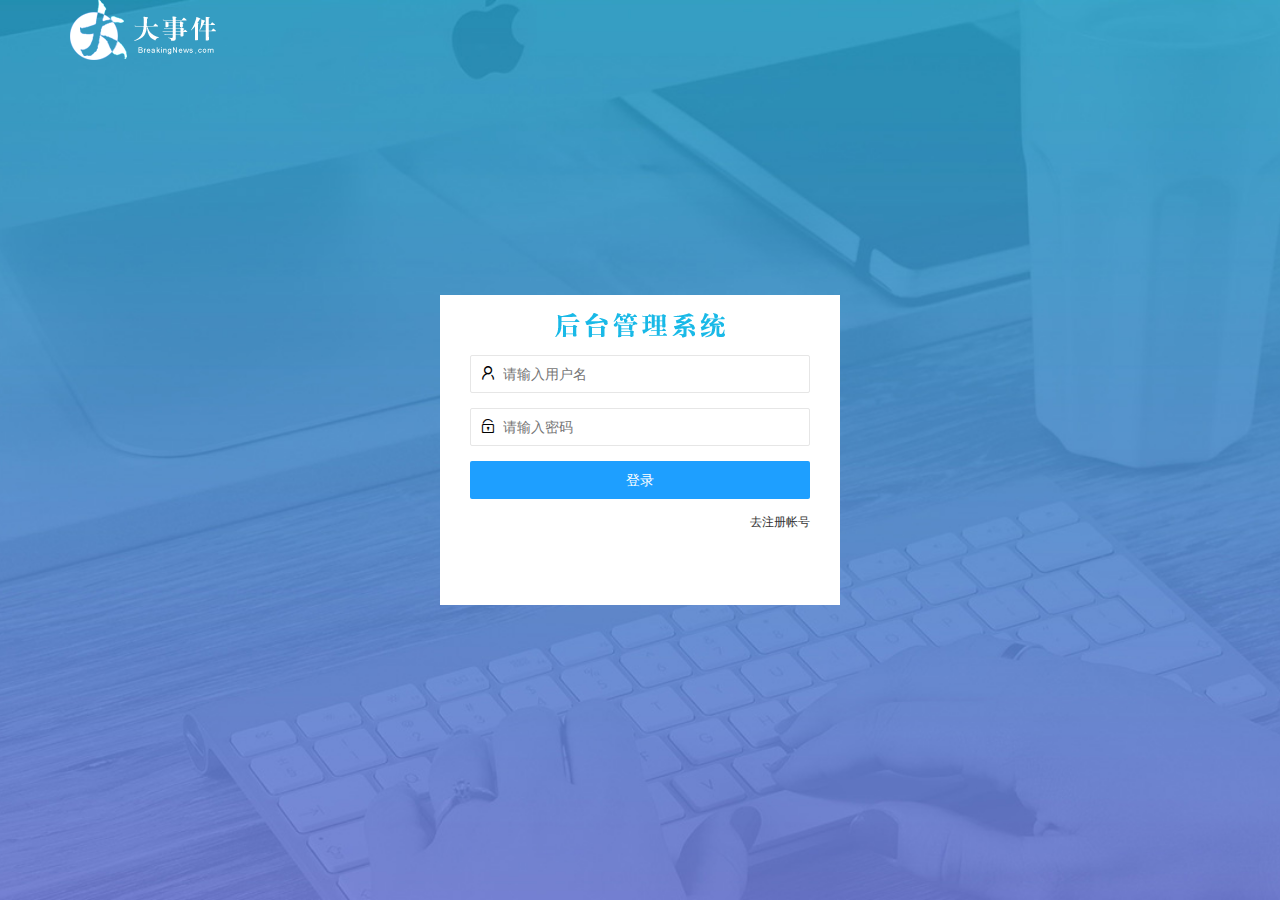
<file: login.html>
<!DOCTYPE html>
<html lang="en">

<head>
    <meta charset="UTF-8">
    <meta name="viewport" content="width=device-width, initial-scale=1.0">
    <title>大事件-登录/注册</title>
    <!-- 导入layUI样式 -->
    <link rel="stylesheet" href="/assets/lib/layui/css/layui.css">
    <!-- 导入自己的样式 -->
    <link rel="stylesheet" href="/assets/css/login.css">
</head>

<body>
    <!-- 头部的logo区 -->
    <div class="layui-main">
        <img src="/assets/images/logo.png" alt="">
    </div>
    <!-- 登录注册区 -->
    <div class="loginAndRegBox">
        <div class="title-box"></div>
        <!-- 登录的div -->
        <div class="login-box">
            <!-- 登录的表单 -->
            <form class="layui-form" id="form_login">
                <!-- 用户名 -->
                <div class="layui-form-item">
                    <i class="layui-icon layui-icon-username"></i>
                    <input type="text" name="username" required lay-verify="required" placeholder="请输入用户名"
                        autocomplete="off" class="layui-input">
                </div>
                <!-- 密码 -->
                <div class="layui-form-item">
                    <i class="layui-icon layui-icon-password"></i>
                    <input type="password" name="password" required lay-verify="required|pwd" placeholder="请输入密码"
                        autocomplete="off" class="layui-input">
                </div>
                <!-- 提交按钮 -->
                <div class="layui-form-item">
                    <button class="layui-btn layui-btn-fluid layui-btn-normal" lay-submit>登录</button>
                </div>
                <!-- 注册按钮 -->
                <div class="layui-form-item link">
                    <a href="javascript:;" id="link_reg">去注册帐号</a>
                </div>
            </form>
        </div>
        <!-- 注册的div -->
        <div class="reg-box">
            <!-- 注册的表单 -->
            <form class="layui-form" id="form_reg">
                <!-- 用户名 -->
                <div class="layui-form-item">
                    <i class="layui-icon layui-icon-username"></i>
                    <input type="text" name="username" required lay-verify="required" placeholder="请输入用户名"
                        autocomplete="off" class="layui-input">
                </div>
                <!-- 密码 -->
                <div class="layui-form-item">
                    <i class="layui-icon layui-icon-password"></i>
                    <input type="password" name="password" required lay-verify="required|pwd" placeholder="请输入密码"
                        autocomplete="off" class="layui-input">
                </div>
                <!-- 确认密码 -->
                <div class="layui-form-item">
                    <i class="layui-icon layui-icon-password"></i>
                    <input type="password" name="repassword" required lay-verify="required|pwd|repwd" placeholder="再次确认密码"
                        autocomplete="off" class="layui-input">
                </div>
                <!-- 提交按钮 -->
                <div class="layui-form-item">
                    <button class="layui-btn layui-btn-fluid layui-btn-normal" lay-submit>注册</button>
                </div>
                <!-- 注册按钮 -->
                <div class="layui-form-item link">
                    <a href="javascript:;" id="link_login">去登录</a>
                </div>
            </form>
        </div>
    </div>
    <!-- 导入Layui的js文件 -->
    <script src="./assets/lib/layui/layui.all.js"></script>
    <!-- 导入JQuery -->
    <script src="./assets/lib/jquery.js"></script>
    <!-- 导入自己封装的baseAPI的js文件 -->
    <script src="./assets/js/baseAPI.js"></script>
    <!-- 导入自己的js文件 -->
    <script src="./assets/js/login.js"></script>
</body>

</html>
</file>
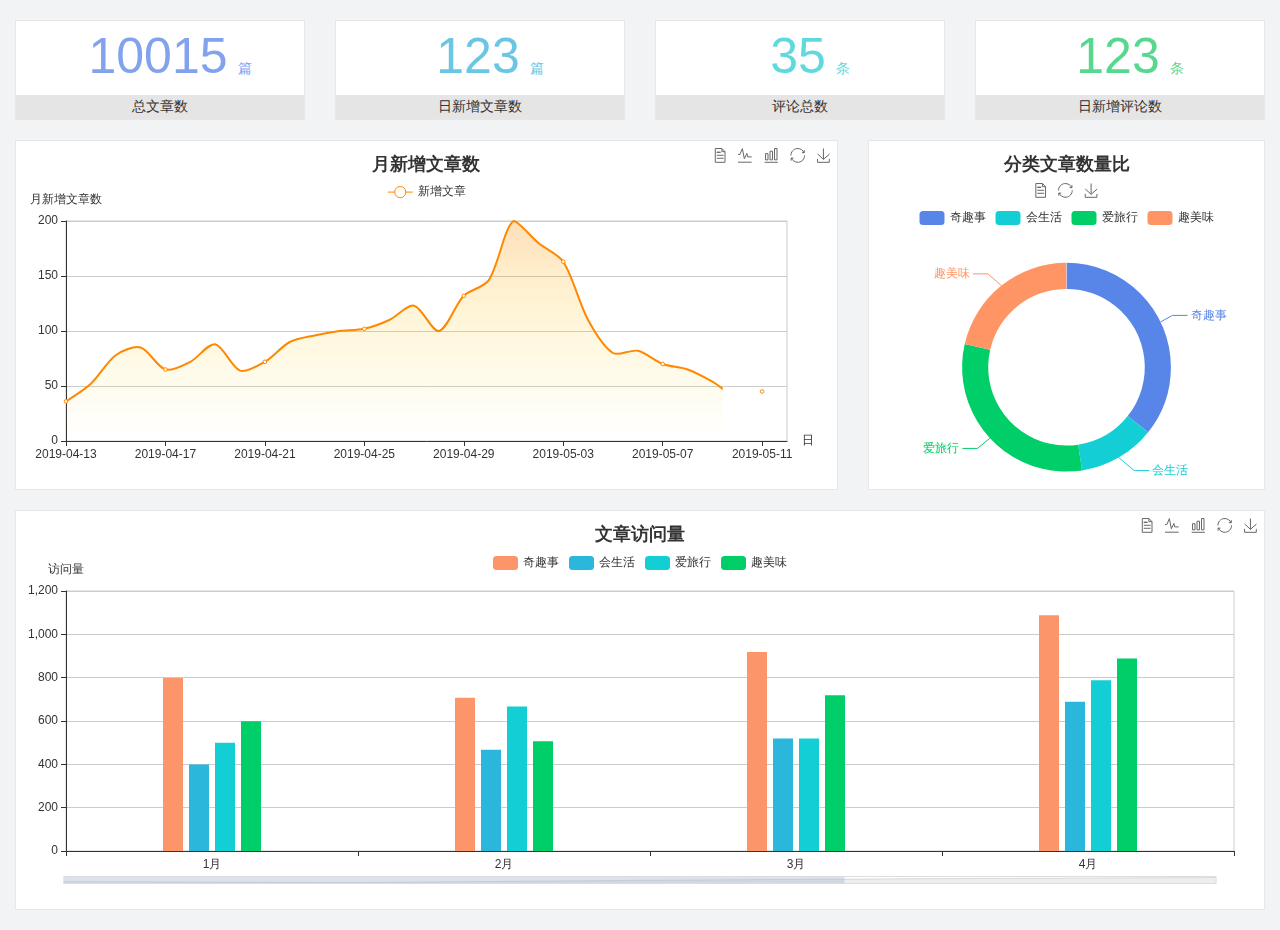
<file: home/dashboard.html>
<!DOCTYPE html>
<html lang="en">

<head>
  <meta charset="UTF-8">
  <meta name="viewport" content="width=device-width, initial-scale=1.0">
  <meta http-equiv="X-UA-Compatible" content="ie=edge">
  <title>图表统计</title>
  <link rel="stylesheet" href="../../assets/lib/bootstrap.css" />
  <link rel="stylesheet" href="../../assets/lib/main.css" />
  <script src="../../assets/lib/jquery.js"></script>
  <script type="text/javascript" src="../../assets/lib/echarts.min.js"></script>
</head>

<body>
  <div class="container-fluid">
    <div class="row spannel_list">
      <div class="col-sm-3 col-xs-6">
        <div class="spannel">
          <em>10015</em><span>篇</span>
          <b>总文章数</b>
        </div>
      </div>
      <div class="col-sm-3 col-xs-6">
        <div class="spannel scolor01">
          <em>123</em><span>篇</span>
          <b>日新增文章数</b>
        </div>
      </div>
      <div class="col-sm-3 col-xs-6">
        <div class="spannel scolor02">
          <em>35</em><span>条</span>
          <b>评论总数</b>
        </div>
      </div>
      <div class="col-sm-3 col-xs-6">
        <div class="spannel scolor03">
          <em>123</em><span>条</span>
          <b>日新增评论数</b>
        </div>
      </div>
    </div>
  </div>

  <div class="container-fluid">
    <div class="row curve-pie">
      <div class="col-lg-8 col-md-8">
        <div class="gragh_pannel" id="curve_show"></div>
      </div>
      <div class="col-lg-4 col-md-4">
        <div class="gragh_pannel" id="pie_show"></div>
      </div>
    </div>
  </div>

  <div class="container-fluid">
    <div class="column_pannel" id="column_show"></div>
  </div>

  <script>
    var oChart = echarts.init(document.getElementById('curve_show'));
    var aList_all = [
      { 'count': 36, 'date': '2019-04-13' },
      { 'count': 52, 'date': '2019-04-14' },
      { 'count': 78, 'date': '2019-04-15' },
      { 'count': 85, 'date': '2019-04-16' },
      { 'count': 65, 'date': '2019-04-17' },
      { 'count': 72, 'date': '2019-04-18' },
      { 'count': 88, 'date': '2019-04-19' },
      { 'count': 64, 'date': '2019-04-20' },
      { 'count': 72, 'date': '2019-04-21' },
      { 'count': 90, 'date': '2019-04-22' },
      { 'count': 96, 'date': '2019-04-23' },
      { 'count': 100, 'date': '2019-04-24' },
      { 'count': 102, 'date': '2019-04-25' },
      { 'count': 110, 'date': '2019-04-26' },
      { 'count': 123, 'date': '2019-04-27' },
      { 'count': 100, 'date': '2019-04-28' },
      { 'count': 132, 'date': '2019-04-29' },
      { 'count': 146, 'date': '2019-04-30' },
      { 'count': 200, 'date': '2019-05-01' },
      { 'count': 180, 'date': '2019-05-02' },
      { 'count': 163, 'date': '2019-05-03' },
      { 'count': 110, 'date': '2019-05-04' },
      { 'count': 80, 'date': '2019-05-05' },
      { 'count': 82, 'date': '2019-05-06' },
      { 'count': 70, 'date': '2019-05-07' },
      { 'count': 65, 'date': '2019-05-08' },
      { 'count': 54, 'date': '2019-05-09' },
      { 'count': 40, 'date': '2019-05-10' },
      { 'count': 45, 'date': '2019-05-11' },
      { 'count': 38, 'date': '2019-05-12' },
    ];

    let aCount = [];
    let aDate = [];

    for (var i = 0; i < aList_all.length; i++) {
      aCount.push(aList_all[i].count);
      aDate.push(aList_all[i].date);
    }

    var chartopt = {
      title: {
        text: '月新增文章数',
        left: 'center',
        top: '10'
      },
      tooltip: {
        trigger: 'axis'
      },
      legend: {
        data: ['新增文章'],
        top: '40'
      },
      toolbox: {
        show: true,
        feature: {
          mark: { show: true },
          dataView: { show: true, readOnly: false },
          magicType: { show: true, type: ['line', 'bar'] },
          restore: { show: true },
          saveAsImage: { show: true }
        }
      },
      calculable: true,
      xAxis: [
        {
          name: '日',
          type: 'category',
          boundaryGap: false,
          data: aDate
        }
      ],
      yAxis: [
        {
          name: '月新增文章数',
          type: 'value'
        }
      ],
      series: [
        {
          name: '新增文章',
          type: 'line',
          smooth: true,
          itemStyle: { normal: { areaStyle: { type: 'default' }, color: '#f80' }, lineStyle: { color: '#f80' } },
          data: aCount
        }],
      areaStyle: {
        normal: {
          color: new echarts.graphic.LinearGradient(0, 0, 0, 1, [{
            offset: 0,
            color: 'rgba(255,136,0,0.39)'
          }, {
            offset: .34,
            color: 'rgba(255,180,0,0.25)'
          }, {
            offset: 1,
            color: 'rgba(255,222,0,0.00)'
          }])

        }
      },
      grid: {
        show: true,
        x: 50,
        x2: 50,
        y: 80,
        height: 220
      }
    };

    oChart.setOption(chartopt);


    var oPie = echarts.init(document.getElementById('pie_show'));
    var oPieopt =
    {
      title: {
        top: 10,
        text: '分类文章数量比',
        x: 'center'
      },
      tooltip: {
        trigger: 'item',
        formatter: "{a} <br/>{b} : {c} ({d}%)"
      },
      color: ['#5885e8', '#13cfd5', '#00ce68', '#ff9565'],
      legend: {
        x: 'center',
        top: 65,
        data: ['奇趣事', '会生活', '爱旅行', '趣美味']
      },
      toolbox: {
        show: true,
        x: 'center',
        top: 35,
        feature: {
          mark: { show: true },
          dataView: { show: true, readOnly: false },
          magicType: {
            show: true,
            type: ['pie', 'funnel'],
            option: {
              funnel: {
                x: '25%',
                width: '50%',
                funnelAlign: 'left',
                max: 1548
              }
            }
          },
          restore: { show: true },
          saveAsImage: { show: true }
        }
      },
      calculable: true,
      series: [
        {
          name: '访问来源',
          type: 'pie',
          radius: ['45%', '60%'],
          center: ['50%', '65%'],
          data: [
            { value: 300, name: '奇趣事' },
            { value: 100, name: '会生活' },
            { value: 260, name: '爱旅行' },
            { value: 180, name: '趣美味' }
          ]
        }
      ]
    };
    oPie.setOption(oPieopt);



    var oColumn = this.echarts.init(document.getElementById('column_show'));
    var oColumnopt =
    {
      title: {
        text: '文章访问量',
        left: 'center',
        top: '10'
      },
      tooltip: {
        trigger: 'axis'
      },
      legend: {
        data: ['奇趣事', '会生活', '爱旅行', '趣美味'],
        top: '40'
      },
      toolbox: {
        show: true,
        feature: {
          mark: { show: true },
          dataView: { show: true, readOnly: false },
          magicType: { show: true, type: ['line', 'bar'] },
          restore: { show: true },
          saveAsImage: { show: true }
        }
      },
      calculable: true,
      xAxis: [
        {
          type: 'category',
          data: ['1月', '2月', '3月', '4月', '5月']
        }
      ],
      yAxis: [
        {
          name: '访问量',
          type: 'value'
        }
      ],
      series: [
        {
          name: '奇趣事',
          type: 'bar',
          barWidth: 20,
          itemStyle: {
            normal: { areaStyle: { type: 'default' }, color: '#fd956a' }
          },
          data: [800, 708, 920, 1090, 1200]
        },
        {
          name: '会生活',
          type: 'bar',
          barWidth: 20,
          itemStyle: {
            normal: { areaStyle: { type: 'default' }, color: '#2bb6db' }
          },
          data: [400, 468, 520, 690, 800]
        },
        {
          name: '爱旅行',
          type: 'bar',
          barWidth: 20,
          itemStyle: {
            normal: { areaStyle: { type: 'default' }, color: '#13cfd5' }
          },
          data: [500, 668, 520, 790, 900]
        },
        {
          name: '趣美味',
          type: 'bar',
          barWidth: 20,
          itemStyle: {
            normal: { areaStyle: { type: 'default' }, color: '#00ce68' }
          },
          data: [600, 508, 720, 890, 1000]
        }
      ],
      grid: {
        show: true,
        x: 50,
        x2: 30,
        y: 80,
        height: 260
      },
      dataZoom: [//给x轴设置滚动条
        {
          start: 0,//默认为0
          end: 100 - 1000 / 31,//默认为100
          type: 'slider',
          show: true,
          xAxisIndex: [0],
          handleSize: 0,//滑动条的 左右2个滑动条的大小
          height: 8,//组件高度
          left: 45, //左边的距离
          right: 50,//右边的距离
          bottom: 26,//右边的距离
          handleColor: '#ddd',//h滑动图标的颜色
          handleStyle: {
            borderColor: "#cacaca",
            borderWidth: "1",
            shadowBlur: 2,
            background: "#ddd",
            shadowColor: "#ddd",
          }
        }]
    };
    oColumn.setOption(oColumnopt);
  </script>
</body>

</html>
</file>
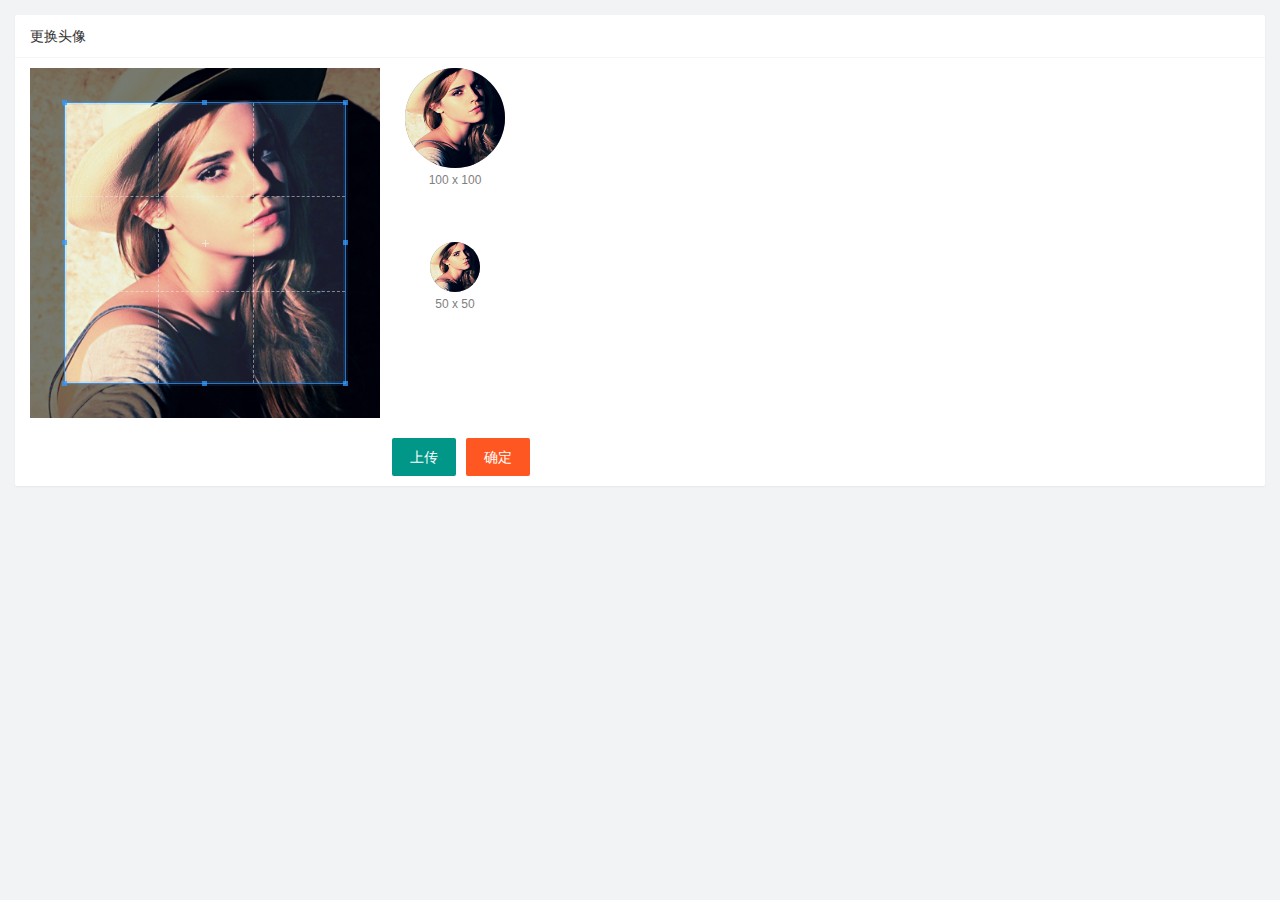
<file: user/user_avatar.html>
<!DOCTYPE html>
<html lang="en">

<head>
    <meta charset="UTF-8">
    <meta name="viewport" content="width=device-width, initial-scale=1.0">
    <title>Document</title>
    <!-- 导入layui的css -->
    <link rel="stylesheet" href="/assets/lib/layui/css/layui.css">
    <!-- 导入cropper.css样式 -->
    <link rel="stylesheet" href="/assets/lib/cropper/cropper.css" />
    <!-- 导入自己的css -->
    <link rel="stylesheet" href="/assets/css/user/user_avatar.css">
</head>

<body>
    <!-- 卡片区域 -->
    <div class="layui-card">
        <div class="layui-card-header">更换头像</div>
        <div class="layui-card-body">
            <!-- 第一行的图片裁剪和预览区域 -->
            <div class="row1">
                <!-- 图片裁剪区域 -->
                <div class="cropper-box">
                    <!-- 这个 img 标签很重要，将来会把它初始化为裁剪区域 -->
                    <img id="image" src="/assets/images/sample.jpg" />
                </div>
                <!-- 图片的预览区域 -->
                <div class="preview-box">
                    <div>
                        <!-- 宽高为 100px 的预览区域 -->
                        <div class="img-preview w100"></div>
                        <p class="size">100 x 100</p>
                    </div>
                    <div>
                        <!-- 宽高为 50px 的预览区域 -->
                        <div class="img-preview w50"></div>
                        <p class="size">50 x 50</p>
                    </div>
                </div>
            </div>

            <!-- 第二行的按钮区域 -->
            <div class="row2">
                <!-- 通过accept属性 可以指定 允许用户选择什么类型的文件 -->
                <input type="file" id="file" accept="image/png,image/jpeg">
                <button type="button" class="layui-btn" id="btnChooseImage">上传</button>
                <button type="button" class="layui-btn layui-btn-danger" id="btnUpload">确定</button>
            </div>
        </div>
    </div>
    <!-- 导入layui文件 -->
    <script src="/assets/lib/layui/layui.all.js"></script>
    <!-- 导入jquery -->
    <script src="/assets/lib/jquery.js"></script>
    <!-- 导入cropper -->
    <script src="/assets/lib/cropper/Cropper.js"></script>
    <!-- 导入jquery-cropper -->
    <script src="/assets/lib/cropper/jquery-cropper.js"></script>
    <!-- 导入baseAPI文件 -->
    <script src="/assets/js/baseAPI.js"></script>
    <!-- 导入自己的js -->
    <script src="/assets/js/user/user_avatar.js"></script>
</body>

</html>
</file>
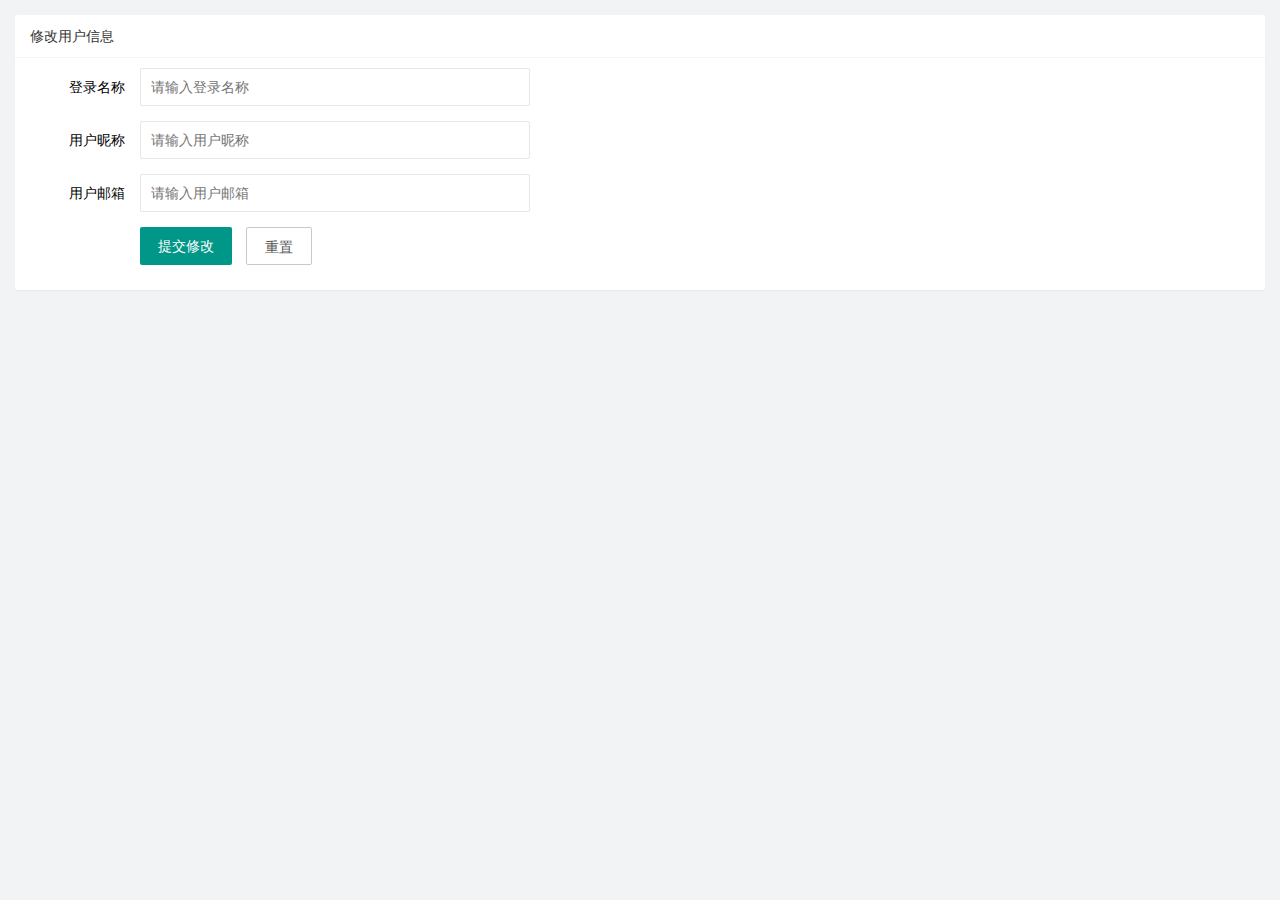
<file: user/user_info.html>
<!DOCTYPE html>
<html lang="en">

<head>
    <meta charset="UTF-8">
    <meta name="viewport" content="width=device-width, initial-scale=1.0">
    <title>Document</title>
    <!-- 导入layui的样式 -->
    <link rel="stylesheet" href="/assets/lib/layui/css/layui.css">
    <!-- 导入自己的css样式 -->
    <link rel="stylesheet" href="/assets/css/user/user_info.css">

</head>

<body>
    <!-- 卡片区域 -->
    <div class="layui-card">
        <div class="layui-card-header">修改用户信息</div>
        <div class="layui-card-body">
            <!-- form表单 -->
            <form class="layui-form" lay-filter="formUserInfo">
                <!-- 这是隐藏域 -->
                <input type="hidden" name="id" value="">
                <div class="layui-form-item">
                    <label class="layui-form-label">登录名称</label>
                    <div class="layui-input-block">
                        <input type="text" name="username" required lay-verify="required" placeholder="请输入登录名称"
                            autocomplete="off" class="layui-input" readonly>
                    </div>
                </div>
                <div class="layui-form-item">
                    <label class="layui-form-label">用户昵称</label>
                    <div class="layui-input-block">
                        <input type="text" name="nickname" required lay-verify="required|nickname" placeholder="请输入用户昵称"
                            autocomplete="off" class="layui-input">
                    </div>
                </div>
                <div class="layui-form-item">
                    <label class="layui-form-label">用户邮箱</label>
                    <div class="layui-input-block">
                        <input type="text" name="email" required lay-verify="required|email" placeholder="请输入用户邮箱"
                            autocomplete="off" class="layui-input">
                    </div>
                </div>
                <div class="layui-form-item">
                    <div class="layui-input-block">
                        <button class="layui-btn" lay-submit lay-filter="formDemo">提交修改</button>
                        <button type="reset" class="layui-btn layui-btn-primary" id="btnReset">重置</button>
                    </div>
                </div>
            </form>
        </div>
    </div>
    <!-- 导入layui的js文件 -->
    <script src="/assets/lib/layui/layui.all.js"></script>
    <!-- 导入jQuery -->
    <script src="/assets/lib/jquery.js"></script>
    <!-- 导入baseAPI -->
    <script src="/assets/js/baseAPI.js"></script>
    <!-- 导入自己的js文件 -->
    <script src="/assets/js/user/user_info.js"></script>
</body>

</html>
</file>
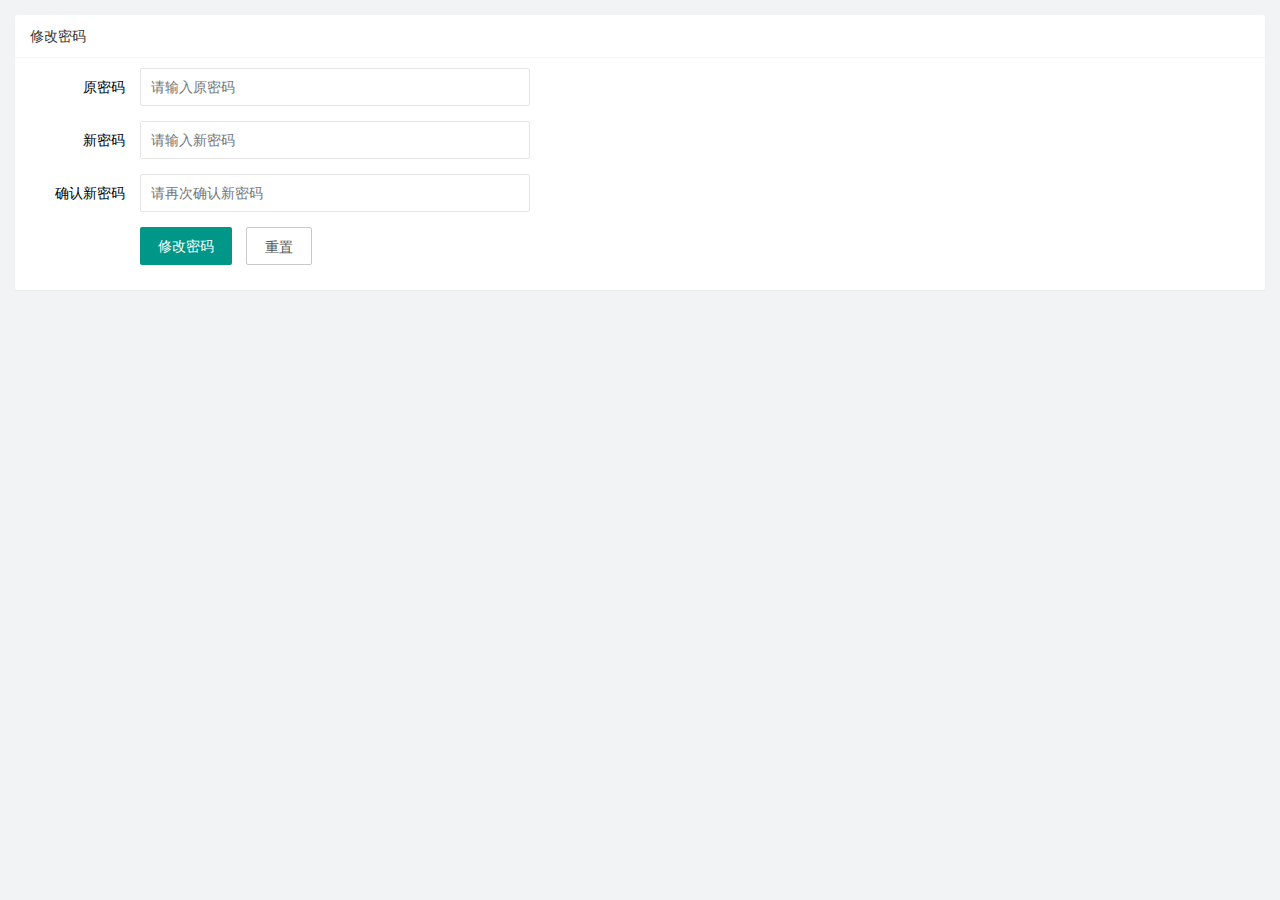
<file: user/user_pwd.html>
<!DOCTYPE html>
<html lang="en">

<head>
    <meta charset="UTF-8">
    <meta name="viewport" content="width=device-width, initial-scale=1.0">
    <title>Document</title>
    <!-- 导入layui的样式 -->
    <link rel="stylesheet" href="/assets/lib/layui/css/layui.css">
    <!-- 导入自己的css样式 -->
    <link rel="stylesheet" href="/assets/css/user/user_pwd.css">
</head>

<body>
    <!-- 卡片区域 -->
    <div class="layui-card">
        <div class="layui-card-header">修改密码</div>
        <div class="layui-card-body">
            <form class="layui-form" >
                <div class="layui-form-item">
                    <label class="layui-form-label">原密码</label>
                    <div class="layui-input-block">
                        <input type="password" name="oldPwd" required lay-verify="required|pwd" placeholder="请输入原密码"
                            autocomplete="off" class="layui-input">
                    </div>
                </div>
                <div class="layui-form-item">
                    <label class="layui-form-label">新密码</label>
                    <div class="layui-input-block">
                        <input type="password" name="newPwd" required lay-verify="required|pwd|samePwd" placeholder="请输入新密码"
                            autocomplete="off" class="layui-input">
                    </div>
                </div>
                <div class="layui-form-item">
                    <label class="layui-form-label">确认新密码</label>
                    <div class="layui-input-block">
                        <input type="password" name="rePwd" required lay-verify="required|rePwd" placeholder="请再次确认新密码"
                            autocomplete="off" class="layui-input">
                    </div>
                </div>
                <div class="layui-form-item">
                    <div class="layui-input-block">
                      <button class="layui-btn" lay-submit lay-filter="formDemo">修改密码</button>
                      <button type="reset" class="layui-btn layui-btn-primary">重置</button>
                    </div>
                  </div>
            </form>
        </div>
    </div>
    <!-- 导入layui的js文件 -->
    <script src="/assets/lib/layui/layui.all.js"></script>
    <!-- 导入jquery -->
    <script src="/assets/lib/jquery.js"></script>
    <!-- 导入basAPI -->
    <script src="/assets/js/baseAPI.js"></script>
    <!-- 导入自己的js -->
    <script src="/assets/js/user/user_pwd.js"></script>
</body>

</html>
</file>
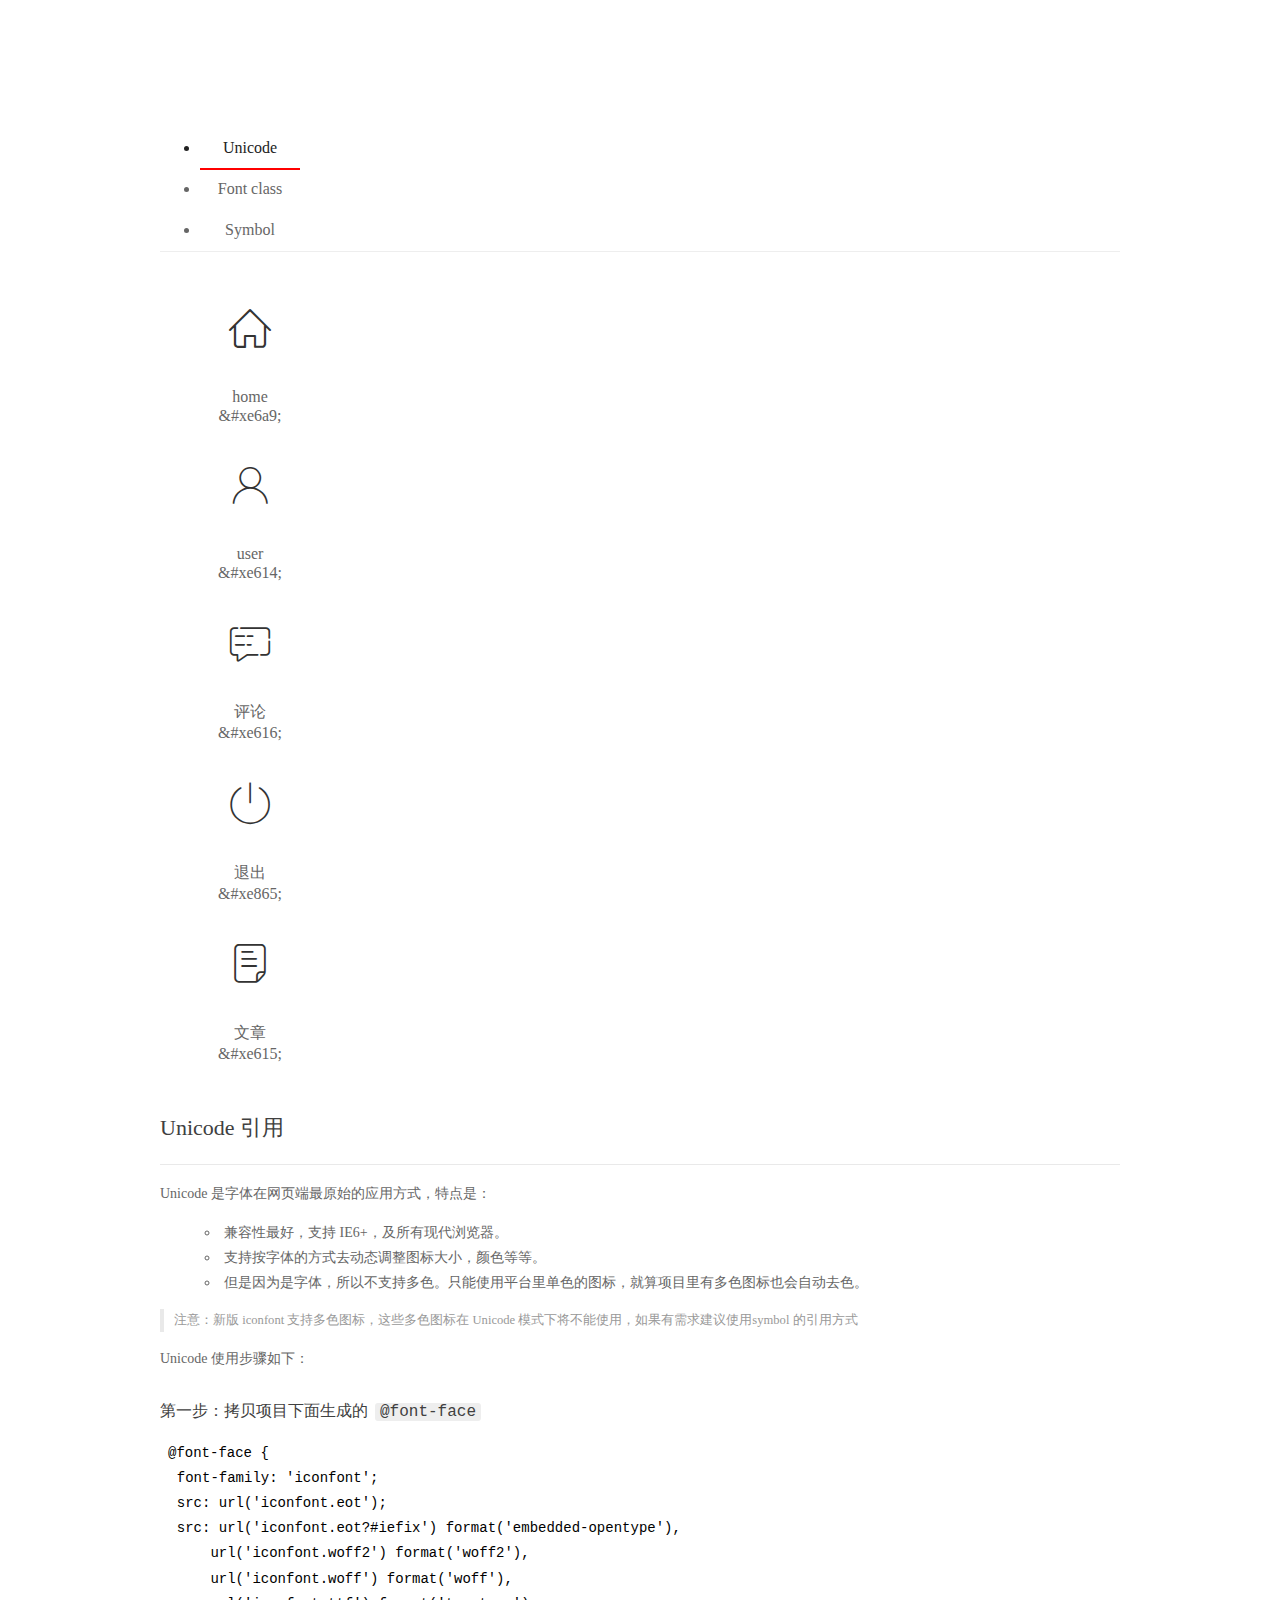
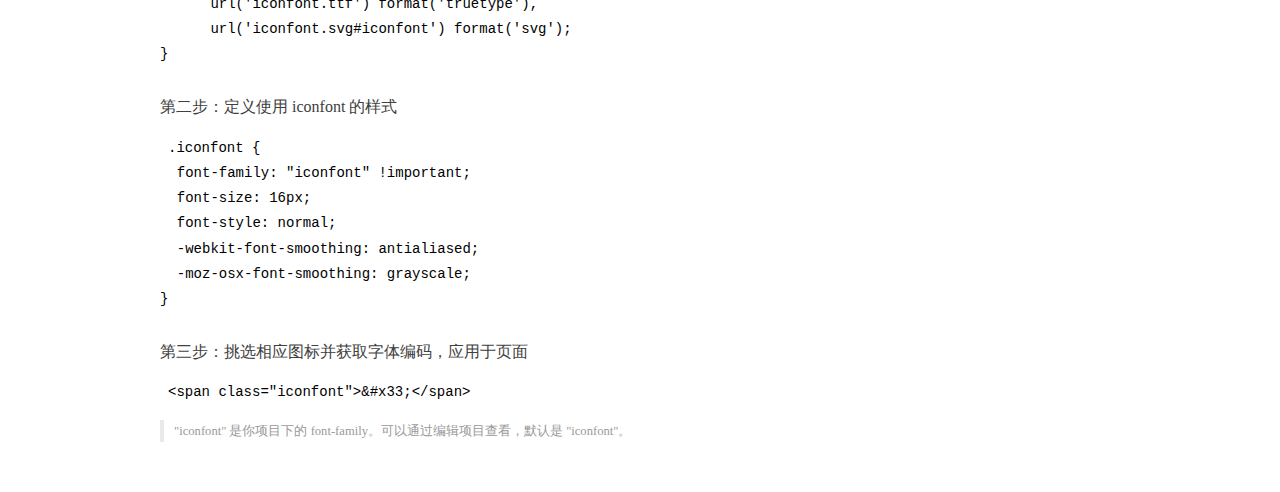
<file: assets/fonts/demo_index.html>
<!DOCTYPE html>
<html>
<head>
  <meta charset="utf-8"/>
  <title>IconFont Demo</title>
  <link rel="shortcut icon" href="https://gtms04.alicdn.com/tps/i4/TB1_oz6GVXXXXaFXpXXJDFnIXXX-64-64.ico" type="image/x-icon"/>
  <link rel="stylesheet" href="https://g.alicdn.com/thx/cube/1.3.2/cube.min.css">
  <link rel="stylesheet" href="demo.css">
  <link rel="stylesheet" href="iconfont.css">
  <script src="iconfont.js"></script>
  <!-- jQuery -->
  <script src="https://a1.alicdn.com/oss/uploads/2018/12/26/7bfddb60-08e8-11e9-9b04-53e73bb6408b.js"></script>
  <!-- 代码高亮 -->
  <script src="https://a1.alicdn.com/oss/uploads/2018/12/26/a3f714d0-08e6-11e9-8a15-ebf944d7534c.js"></script>
</head>
<body>
  <div class="main">
    <h1 class="logo"><a href="https://www.iconfont.cn/" title="iconfont 首页" target="_blank">&#xe86b;</a></h1>
    <div class="nav-tabs">
      <ul id="tabs" class="dib-box">
        <li class="dib active"><span>Unicode</span></li>
        <li class="dib"><span>Font class</span></li>
        <li class="dib"><span>Symbol</span></li>
      </ul>
      
    </div>
    <div class="tab-container">
      <div class="content unicode" style="display: block;">
          <ul class="icon_lists dib-box">
          
            <li class="dib">
              <span class="icon iconfont">&#xe6a9;</span>
                <div class="name">home</div>
                <div class="code-name">&amp;#xe6a9;</div>
              </li>
          
            <li class="dib">
              <span class="icon iconfont">&#xe614;</span>
                <div class="name">user</div>
                <div class="code-name">&amp;#xe614;</div>
              </li>
          
            <li class="dib">
              <span class="icon iconfont">&#xe616;</span>
                <div class="name">评论</div>
                <div class="code-name">&amp;#xe616;</div>
              </li>
          
            <li class="dib">
              <span class="icon iconfont">&#xe865;</span>
                <div class="name">退出</div>
                <div class="code-name">&amp;#xe865;</div>
              </li>
          
            <li class="dib">
              <span class="icon iconfont">&#xe615;</span>
                <div class="name">文章</div>
                <div class="code-name">&amp;#xe615;</div>
              </li>
          
          </ul>
          <div class="article markdown">
          <h2 id="unicode-">Unicode 引用</h2>
          <hr>

          <p>Unicode 是字体在网页端最原始的应用方式，特点是：</p>
          <ul>
            <li>兼容性最好，支持 IE6+，及所有现代浏览器。</li>
            <li>支持按字体的方式去动态调整图标大小，颜色等等。</li>
            <li>但是因为是字体，所以不支持多色。只能使用平台里单色的图标，就算项目里有多色图标也会自动去色。</li>
          </ul>
          <blockquote>
            <p>注意：新版 iconfont 支持多色图标，这些多色图标在 Unicode 模式下将不能使用，如果有需求建议使用symbol 的引用方式</p>
          </blockquote>
          <p>Unicode 使用步骤如下：</p>
          <h3 id="-font-face">第一步：拷贝项目下面生成的 <code>@font-face</code></h3>
<pre><code class="language-css"
>@font-face {
  font-family: 'iconfont';
  src: url('iconfont.eot');
  src: url('iconfont.eot?#iefix') format('embedded-opentype'),
      url('iconfont.woff2') format('woff2'),
      url('iconfont.woff') format('woff'),
      url('iconfont.ttf') format('truetype'),
      url('iconfont.svg#iconfont') format('svg');
}
</code></pre>
          <h3 id="-iconfont-">第二步：定义使用 iconfont 的样式</h3>
<pre><code class="language-css"
>.iconfont {
  font-family: "iconfont" !important;
  font-size: 16px;
  font-style: normal;
  -webkit-font-smoothing: antialiased;
  -moz-osx-font-smoothing: grayscale;
}
</code></pre>
          <h3 id="-">第三步：挑选相应图标并获取字体编码，应用于页面</h3>
<pre>
<code class="language-html"
>&lt;span class="iconfont"&gt;&amp;#x33;&lt;/span&gt;
</code></pre>
          <blockquote>
            <p>"iconfont" 是你项目下的 font-family。可以通过编辑项目查看，默认是 "iconfont"。</p>
          </blockquote>
          </div>
      </div>
      <div class="content font-class">
        <ul class="icon_lists dib-box">
          
          <li class="dib">
            <span class="icon iconfont icon-home"></span>
            <div class="name">
              home
            </div>
            <div class="code-name">.icon-home
            </div>
          </li>
          
          <li class="dib">
            <span class="icon iconfont icon-user"></span>
            <div class="name">
              user
            </div>
            <div class="code-name">.icon-user
            </div>
          </li>
          
          <li class="dib">
            <span class="icon iconfont icon-pinglun"></span>
            <div class="name">
              评论
            </div>
            <div class="code-name">.icon-pinglun
            </div>
          </li>
          
          <li class="dib">
            <span class="icon iconfont icon-tuichu"></span>
            <div class="name">
              退出
            </div>
            <div class="code-name">.icon-tuichu
            </div>
          </li>
          
          <li class="dib">
            <span class="icon iconfont icon-16"></span>
            <div class="name">
              文章
            </div>
            <div class="code-name">.icon-16
            </div>
          </li>
          
        </ul>
        <div class="article markdown">
        <h2 id="font-class-">font-class 引用</h2>
        <hr>

        <p>font-class 是 Unicode 使用方式的一种变种，主要是解决 Unicode 书写不直观，语意不明确的问题。</p>
        <p>与 Unicode 使用方式相比，具有如下特点：</p>
        <ul>
          <li>兼容性良好，支持 IE8+，及所有现代浏览器。</li>
          <li>相比于 Unicode 语意明确，书写更直观。可以很容易分辨这个 icon 是什么。</li>
          <li>因为使用 class 来定义图标，所以当要替换图标时，只需要修改 class 里面的 Unicode 引用。</li>
          <li>不过因为本质上还是使用的字体，所以多色图标还是不支持的。</li>
        </ul>
        <p>使用步骤如下：</p>
        <h3 id="-fontclass-">第一步：引入项目下面生成的 fontclass 代码：</h3>
<pre><code class="language-html">&lt;link rel="stylesheet" href="./iconfont.css"&gt;
</code></pre>
        <h3 id="-">第二步：挑选相应图标并获取类名，应用于页面：</h3>
<pre><code class="language-html">&lt;span class="iconfont icon-xxx"&gt;&lt;/span&gt;
</code></pre>
        <blockquote>
          <p>"
            iconfont" 是你项目下的 font-family。可以通过编辑项目查看，默认是 "iconfont"。</p>
        </blockquote>
      </div>
      </div>
      <div class="content symbol">
          <ul class="icon_lists dib-box">
          
            <li class="dib">
                <svg class="icon svg-icon" aria-hidden="true">
                  <use xlink:href="#icon-home"></use>
                </svg>
                <div class="name">home</div>
                <div class="code-name">#icon-home</div>
            </li>
          
            <li class="dib">
                <svg class="icon svg-icon" aria-hidden="true">
                  <use xlink:href="#icon-user"></use>
                </svg>
                <div class="name">user</div>
                <div class="code-name">#icon-user</div>
            </li>
          
            <li class="dib">
                <svg class="icon svg-icon" aria-hidden="true">
                  <use xlink:href="#icon-pinglun"></use>
                </svg>
                <div class="name">评论</div>
                <div class="code-name">#icon-pinglun</div>
            </li>
          
            <li class="dib">
                <svg class="icon svg-icon" aria-hidden="true">
                  <use xlink:href="#icon-tuichu"></use>
                </svg>
                <div class="name">退出</div>
                <div class="code-name">#icon-tuichu</div>
            </li>
          
            <li class="dib">
                <svg class="icon svg-icon" aria-hidden="true">
                  <use xlink:href="#icon-16"></use>
                </svg>
                <div class="name">文章</div>
                <div class="code-name">#icon-16</div>
            </li>
          
          </ul>
          <div class="article markdown">
          <h2 id="symbol-">Symbol 引用</h2>
          <hr>

          <p>这是一种全新的使用方式，应该说这才是未来的主流，也是平台目前推荐的用法。相关介绍可以参考这篇<a href="">文章</a>
            这种用法其实是做了一个 SVG 的集合，与另外两种相比具有如下特点：</p>
          <ul>
            <li>支持多色图标了，不再受单色限制。</li>
            <li>通过一些技巧，支持像字体那样，通过 <code>font-size</code>, <code>color</code> 来调整样式。</li>
            <li>兼容性较差，支持 IE9+，及现代浏览器。</li>
            <li>浏览器渲染 SVG 的性能一般，还不如 png。</li>
          </ul>
          <p>使用步骤如下：</p>
          <h3 id="-symbol-">第一步：引入项目下面生成的 symbol 代码：</h3>
<pre><code class="language-html">&lt;script src="./iconfont.js"&gt;&lt;/script&gt;
</code></pre>
          <h3 id="-css-">第二步：加入通用 CSS 代码（引入一次就行）：</h3>
<pre><code class="language-html">&lt;style&gt;
.icon {
  width: 1em;
  height: 1em;
  vertical-align: -0.15em;
  fill: currentColor;
  overflow: hidden;
}
&lt;/style&gt;
</code></pre>
          <h3 id="-">第三步：挑选相应图标并获取类名，应用于页面：</h3>
<pre><code class="language-html">&lt;svg class="icon" aria-hidden="true"&gt;
  &lt;use xlink:href="#icon-xxx"&gt;&lt;/use&gt;
&lt;/svg&gt;
</code></pre>
          </div>
      </div>

    </div>
  </div>
  <script>
  $(document).ready(function () {
      $('.tab-container .content:first').show()

      $('#tabs li').click(function (e) {
        var tabContent = $('.tab-container .content')
        var index = $(this).index()

        if ($(this).hasClass('active')) {
          return
        } else {
          $('#tabs li').removeClass('active')
          $(this).addClass('active')

          tabContent.hide().eq(index).fadeIn()
        }
      })
    })
  </script>
</body>
</html>
</file>
<file: assets/lib/layui/css/layui.css>
/** layui-v2.5.5 MIT License By https://www.layui.com */
 .layui-inline,img{display:inline-block;vertical-align:middle}h1,h2,h3,h4,h5,h6{font-weight:400}.layui-edge,.layui-header,.layui-inline,.layui-main{position:relative}.layui-body,.layui-edge,.layui-elip{overflow:hidden}.layui-btn,.layui-edge,.layui-inline,img{vertical-align:middle}.layui-btn,.layui-disabled,.layui-icon,.layui-unselect{-moz-user-select:none;-webkit-user-select:none;-ms-user-select:none}.layui-elip,.layui-form-checkbox span,.layui-form-pane .layui-form-label{text-overflow:ellipsis;white-space:nowrap}.layui-breadcrumb,.layui-tree-btnGroup{visibility:hidden}blockquote,body,button,dd,div,dl,dt,form,h1,h2,h3,h4,h5,h6,input,li,ol,p,pre,td,textarea,th,ul{margin:0;padding:0;-webkit-tap-highlight-color:rgba(0,0,0,0)}a:active,a:hover{outline:0}img{border:none}li{list-style:none}table{border-collapse:collapse;border-spacing:0}h4,h5,h6{font-size:100%}button,input,optgroup,option,select,textarea{font-family:inherit;font-size:inherit;font-style:inherit;font-weight:inherit;outline:0}pre{white-space:pre-wrap;white-space:-moz-pre-wrap;white-space:-pre-wrap;white-space:-o-pre-wrap;word-wrap:break-word}body{line-height:24px;font:14px Helvetica Neue,Helvetica,PingFang SC,Tahoma,Arial,sans-serif}hr{height:1px;margin:10px 0;border:0;clear:both}a{color:#333;text-decoration:none}a:hover{color:#777}a cite{font-style:normal;*cursor:pointer}.layui-border-box,.layui-border-box *{box-sizing:border-box}.layui-box,.layui-box *{box-sizing:content-box}.layui-clear{clear:both;*zoom:1}.layui-clear:after{content:'\20';clear:both;*zoom:1;display:block;height:0}.layui-inline{*display:inline;*zoom:1}.layui-edge{display:inline-block;width:0;height:0;border-width:6px;border-style:dashed;border-color:transparent}.layui-edge-top{top:-4px;border-bottom-color:#999;border-bottom-style:solid}.layui-edge-right{border-left-color:#999;border-left-style:solid}.layui-edge-bottom{top:2px;border-top-color:#999;border-top-style:solid}.layui-edge-left{border-right-color:#999;border-right-style:solid}.layui-disabled,.layui-disabled:hover{color:#d2d2d2!important;cursor:not-allowed!important}.layui-circle{border-radius:100%}.layui-show{display:block!important}.layui-hide{display:none!important}@font-face{font-family:layui-icon;src:url(../font/iconfont.eot?v=250);src:url(../font/iconfont.eot?v=250#iefix) format('embedded-opentype'),url(../font/iconfont.woff2?v=250) format('woff2'),url(../font/iconfont.woff?v=250) format('woff'),url(../font/iconfont.ttf?v=250) format('truetype'),url(../font/iconfont.svg?v=250#layui-icon) format('svg')}.layui-icon{font-family:layui-icon!important;font-size:16px;font-style:normal;-webkit-font-smoothing:antialiased;-moz-osx-font-smoothing:grayscale}.layui-icon-reply-fill:before{content:"\e611"}.layui-icon-set-fill:before{content:"\e614"}.layui-icon-menu-fill:before{content:"\e60f"}.layui-icon-search:before{content:"\e615"}.layui-icon-share:before{content:"\e641"}.layui-icon-set-sm:before{content:"\e620"}.layui-icon-engine:before{content:"\e628"}.layui-icon-close:before{content:"\1006"}.layui-icon-close-fill:before{content:"\1007"}.layui-icon-chart-screen:before{content:"\e629"}.layui-icon-star:before{content:"\e600"}.layui-icon-circle-dot:before{content:"\e617"}.layui-icon-chat:before{content:"\e606"}.layui-icon-release:before{content:"\e609"}.layui-icon-list:before{content:"\e60a"}.layui-icon-chart:before{content:"\e62c"}.layui-icon-ok-circle:before{content:"\1005"}.layui-icon-layim-theme:before{content:"\e61b"}.layui-icon-table:before{content:"\e62d"}.layui-icon-right:before{content:"\e602"}.layui-icon-left:before{content:"\e603"}.layui-icon-cart-simple:before{content:"\e698"}.layui-icon-face-cry:before{content:"\e69c"}.layui-icon-face-smile:before{content:"\e6af"}.layui-icon-survey:before{content:"\e6b2"}.layui-icon-tree:before{content:"\e62e"}.layui-icon-upload-circle:before{content:"\e62f"}.layui-icon-add-circle:before{content:"\e61f"}.layui-icon-download-circle:before{content:"\e601"}.layui-icon-templeate-1:before{content:"\e630"}.layui-icon-util:before{content:"\e631"}.layui-icon-face-surprised:before{content:"\e664"}.layui-icon-edit:before{content:"\e642"}.layui-icon-speaker:before{content:"\e645"}.layui-icon-down:before{content:"\e61a"}.layui-icon-file:before{content:"\e621"}.layui-icon-layouts:before{content:"\e632"}.layui-icon-rate-half:before{content:"\e6c9"}.layui-icon-add-circle-fine:before{content:"\e608"}.layui-icon-prev-circle:before{content:"\e633"}.layui-icon-read:before{content:"\e705"}.layui-icon-404:before{content:"\e61c"}.layui-icon-carousel:before{content:"\e634"}.layui-icon-help:before{content:"\e607"}.layui-icon-code-circle:before{content:"\e635"}.layui-icon-water:before{content:"\e636"}.layui-icon-username:before{content:"\e66f"}.layui-icon-find-fill:before{content:"\e670"}.layui-icon-about:before{content:"\e60b"}.layui-icon-location:before{content:"\e715"}.layui-icon-up:before{content:"\e619"}.layui-icon-pause:before{content:"\e651"}.layui-icon-date:before{content:"\e637"}.layui-icon-layim-uploadfile:before{content:"\e61d"}.layui-icon-delete:before{content:"\e640"}.layui-icon-play:before{content:"\e652"}.layui-icon-top:before{content:"\e604"}.layui-icon-friends:before{content:"\e612"}.layui-icon-refresh-3:before{content:"\e9aa"}.layui-icon-ok:before{content:"\e605"}.layui-icon-layer:before{content:"\e638"}.layui-icon-face-smile-fine:before{content:"\e60c"}.layui-icon-dollar:before{content:"\e659"}.layui-icon-group:before{content:"\e613"}.layui-icon-layim-download:before{content:"\e61e"}.layui-icon-picture-fine:before{content:"\e60d"}.layui-icon-link:before{content:"\e64c"}.layui-icon-diamond:before{content:"\e735"}.layui-icon-log:before{content:"\e60e"}.layui-icon-rate-solid:before{content:"\e67a"}.layui-icon-fonts-del:before{content:"\e64f"}.layui-icon-unlink:before{content:"\e64d"}.layui-icon-fonts-clear:before{content:"\e639"}.layui-icon-triangle-r:before{content:"\e623"}.layui-icon-circle:before{content:"\e63f"}.layui-icon-radio:before{content:"\e643"}.layui-icon-align-center:before{content:"\e647"}.layui-icon-align-right:before{content:"\e648"}.layui-icon-align-left:before{content:"\e649"}.layui-icon-loading-1:before{content:"\e63e"}.layui-icon-return:before{content:"\e65c"}.layui-icon-fonts-strong:before{content:"\e62b"}.layui-icon-upload:before{content:"\e67c"}.layui-icon-dialogue:before{content:"\e63a"}.layui-icon-video:before{content:"\e6ed"}.layui-icon-headset:before{content:"\e6fc"}.layui-icon-cellphone-fine:before{content:"\e63b"}.layui-icon-add-1:before{content:"\e654"}.layui-icon-face-smile-b:before{content:"\e650"}.layui-icon-fonts-html:before{content:"\e64b"}.layui-icon-form:before{content:"\e63c"}.layui-icon-cart:before{content:"\e657"}.layui-icon-camera-fill:before{content:"\e65d"}.layui-icon-tabs:before{content:"\e62a"}.layui-icon-fonts-code:before{content:"\e64e"}.layui-icon-fire:before{content:"\e756"}.layui-icon-set:before{content:"\e716"}.layui-icon-fonts-u:before{content:"\e646"}.layui-icon-triangle-d:before{content:"\e625"}.layui-icon-tips:before{content:"\e702"}.layui-icon-picture:before{content:"\e64a"}.layui-icon-more-vertical:before{content:"\e671"}.layui-icon-flag:before{content:"\e66c"}.layui-icon-loading:before{content:"\e63d"}.layui-icon-fonts-i:before{content:"\e644"}.layui-icon-refresh-1:before{content:"\e666"}.layui-icon-rmb:before{content:"\e65e"}.layui-icon-home:before{content:"\e68e"}.layui-icon-user:before{content:"\e770"}.layui-icon-notice:before{content:"\e667"}.layui-icon-login-weibo:before{content:"\e675"}.layui-icon-voice:before{content:"\e688"}.layui-icon-upload-drag:before{content:"\e681"}.layui-icon-login-qq:before{content:"\e676"}.layui-icon-snowflake:before{content:"\e6b1"}.layui-icon-file-b:before{content:"\e655"}.layui-icon-template:before{content:"\e663"}.layui-icon-auz:before{content:"\e672"}.layui-icon-console:before{content:"\e665"}.layui-icon-app:before{content:"\e653"}.layui-icon-prev:before{content:"\e65a"}.layui-icon-website:before{content:"\e7ae"}.layui-icon-next:before{content:"\e65b"}.layui-icon-component:before{content:"\e857"}.layui-icon-more:before{content:"\e65f"}.layui-icon-login-wechat:before{content:"\e677"}.layui-icon-shrink-right:before{content:"\e668"}.layui-icon-spread-left:before{content:"\e66b"}.layui-icon-camera:before{content:"\e660"}.layui-icon-note:before{content:"\e66e"}.layui-icon-refresh:before{content:"\e669"}.layui-icon-female:before{content:"\e661"}.layui-icon-male:before{content:"\e662"}.layui-icon-password:before{content:"\e673"}.layui-icon-senior:before{content:"\e674"}.layui-icon-theme:before{content:"\e66a"}.layui-icon-tread:before{content:"\e6c5"}.layui-icon-praise:before{content:"\e6c6"}.layui-icon-star-fill:before{content:"\e658"}.layui-icon-rate:before{content:"\e67b"}.layui-icon-template-1:before{content:"\e656"}.layui-icon-vercode:before{content:"\e679"}.layui-icon-cellphone:before{content:"\e678"}.layui-icon-screen-full:before{content:"\e622"}.layui-icon-screen-restore:before{content:"\e758"}.layui-icon-cols:before{content:"\e610"}.layui-icon-export:before{content:"\e67d"}.layui-icon-print:before{content:"\e66d"}.layui-icon-slider:before{content:"\e714"}.layui-icon-addition:before{content:"\e624"}.layui-icon-subtraction:before{content:"\e67e"}.layui-icon-service:before{content:"\e626"}.layui-icon-transfer:before{content:"\e691"}.layui-main{width:1140px;margin:0 auto}.layui-header{z-index:1000;height:60px}.layui-header a:hover{transition:all .5s;-webkit-transition:all .5s}.layui-side{position:fixed;left:0;top:0;bottom:0;z-index:999;width:200px;overflow-x:hidden}.layui-side-scroll{position:relative;width:220px;height:100%;overflow-x:hidden}.layui-body{position:absolute;left:200px;right:0;top:0;bottom:0;z-index:998;width:auto;overflow-y:auto;box-sizing:border-box}.layui-layout-body{overflow:hidden}.layui-layout-admin .layui-header{background-color:#23262E}.layui-layout-admin .layui-side{top:60px;width:200px;overflow-x:hidden}.layui-layout-admin .layui-body{position:fixed;top:60px;bottom:44px}.layui-layout-admin .layui-main{width:auto;margin:0 15px}.layui-layout-admin .layui-footer{position:fixed;left:200px;right:0;bottom:0;height:44px;line-height:44px;padding:0 15px;background-color:#eee}.layui-layout-admin .layui-logo{position:absolute;left:0;top:0;width:200px;height:100%;line-height:60px;text-align:center;color:#009688;font-size:16px}.layui-layout-admin .layui-header .layui-nav{background:0 0}.layui-layout-left{position:absolute!important;left:200px;top:0}.layui-layout-right{position:absolute!important;right:0;top:0}.layui-container{position:relative;margin:0 auto;padding:0 15px;box-sizing:border-box}.layui-fluid{position:relative;margin:0 auto;padding:0 15px}.layui-row:after,.layui-row:before{content:'';display:block;clear:both}.layui-col-lg1,.layui-col-lg10,.layui-col-lg11,.layui-col-lg12,.layui-col-lg2,.layui-col-lg3,.layui-col-lg4,.layui-col-lg5,.layui-col-lg6,.layui-col-lg7,.layui-col-lg8,.layui-col-lg9,.layui-col-md1,.layui-col-md10,.layui-col-md11,.layui-col-md12,.layui-col-md2,.layui-col-md3,.layui-col-md4,.layui-col-md5,.layui-col-md6,.layui-col-md7,.layui-col-md8,.layui-col-md9,.layui-col-sm1,.layui-col-sm10,.layui-col-sm11,.layui-col-sm12,.layui-col-sm2,.layui-col-sm3,.layui-col-sm4,.layui-col-sm5,.layui-col-sm6,.layui-col-sm7,.layui-col-sm8,.layui-col-sm9,.layui-col-xs1,.layui-col-xs10,.layui-col-xs11,.layui-col-xs12,.layui-col-xs2,.layui-col-xs3,.layui-col-xs4,.layui-col-xs5,.layui-col-xs6,.layui-col-xs7,.layui-col-xs8,.layui-col-xs9{position:relative;display:block;box-sizing:border-box}.layui-col-xs1,.layui-col-xs10,.layui-col-xs11,.layui-col-xs12,.layui-col-xs2,.layui-col-xs3,.layui-col-xs4,.layui-col-xs5,.layui-col-xs6,.layui-col-xs7,.layui-col-xs8,.layui-col-xs9{float:left}.layui-col-xs1{width:8.33333333%}.layui-col-xs2{width:16.66666667%}.layui-col-xs3{width:25%}.layui-col-xs4{width:33.33333333%}.layui-col-xs5{width:41.66666667%}.layui-col-xs6{width:50%}.layui-col-xs7{width:58.33333333%}.layui-col-xs8{width:66.66666667%}.layui-col-xs9{width:75%}.layui-col-xs10{width:83.33333333%}.layui-col-xs11{width:91.66666667%}.layui-col-xs12{width:100%}.layui-col-xs-offset1{margin-left:8.33333333%}.layui-col-xs-offset2{margin-left:16.66666667%}.layui-col-xs-offset3{margin-left:25%}.layui-col-xs-offset4{margin-left:33.33333333%}.layui-col-xs-offset5{margin-left:41.66666667%}.layui-col-xs-offset6{margin-left:50%}.layui-col-xs-offset7{margin-left:58.33333333%}.layui-col-xs-offset8{margin-left:66.66666667%}.layui-col-xs-offset9{margin-left:75%}.layui-col-xs-offset10{margin-left:83.33333333%}.layui-col-xs-offset11{margin-left:91.66666667%}.layui-col-xs-offset12{margin-left:100%}@media screen and (max-width:768px){.layui-hide-xs{display:none!important}.layui-show-xs-block{display:block!important}.layui-show-xs-inline{display:inline!important}.layui-show-xs-inline-block{display:inline-block!important}}@media screen and (min-width:768px){.layui-container{width:750px}.layui-hide-sm{display:none!important}.layui-show-sm-block{display:block!important}.layui-show-sm-inline{display:inline!important}.layui-show-sm-inline-block{display:inline-block!important}.layui-col-sm1,.layui-col-sm10,.layui-col-sm11,.layui-col-sm12,.layui-col-sm2,.layui-col-sm3,.layui-col-sm4,.layui-col-sm5,.layui-col-sm6,.layui-col-sm7,.layui-col-sm8,.layui-col-sm9{float:left}.layui-col-sm1{width:8.33333333%}.layui-col-sm2{width:16.66666667%}.layui-col-sm3{width:25%}.layui-col-sm4{width:33.33333333%}.layui-col-sm5{width:41.66666667%}.layui-col-sm6{width:50%}.layui-col-sm7{width:58.33333333%}.layui-col-sm8{width:66.66666667%}.layui-col-sm9{width:75%}.layui-col-sm10{width:83.33333333%}.layui-col-sm11{width:91.66666667%}.layui-col-sm12{width:100%}.layui-col-sm-offset1{margin-left:8.33333333%}.layui-col-sm-offset2{margin-left:16.66666667%}.layui-col-sm-offset3{margin-left:25%}.layui-col-sm-offset4{margin-left:33.33333333%}.layui-col-sm-offset5{margin-left:41.66666667%}.layui-col-sm-offset6{margin-left:50%}.layui-col-sm-offset7{margin-left:58.33333333%}.layui-col-sm-offset8{margin-left:66.66666667%}.layui-col-sm-offset9{margin-left:75%}.layui-col-sm-offset10{margin-left:83.33333333%}.layui-col-sm-offset11{margin-left:91.66666667%}.layui-col-sm-offset12{margin-left:100%}}@media screen and (min-width:992px){.layui-container{width:970px}.layui-hide-md{display:none!important}.layui-show-md-block{display:block!important}.layui-show-md-inline{display:inline!important}.layui-show-md-inline-block{display:inline-block!important}.layui-col-md1,.layui-col-md10,.layui-col-md11,.layui-col-md12,.layui-col-md2,.layui-col-md3,.layui-col-md4,.layui-col-md5,.layui-col-md6,.layui-col-md7,.layui-col-md8,.layui-col-md9{float:left}.layui-col-md1{width:8.33333333%}.layui-col-md2{width:16.66666667%}.layui-col-md3{width:25%}.layui-col-md4{width:33.33333333%}.layui-col-md5{width:41.66666667%}.layui-col-md6{width:50%}.layui-col-md7{width:58.33333333%}.layui-col-md8{width:66.66666667%}.layui-col-md9{width:75%}.layui-col-md10{width:83.33333333%}.layui-col-md11{width:91.66666667%}.layui-col-md12{width:100%}.layui-col-md-offset1{margin-left:8.33333333%}.layui-col-md-offset2{margin-left:16.66666667%}.layui-col-md-offset3{margin-left:25%}.layui-col-md-offset4{margin-left:33.33333333%}.layui-col-md-offset5{margin-left:41.66666667%}.layui-col-md-offset6{margin-left:50%}.layui-col-md-offset7{margin-left:58.33333333%}.layui-col-md-offset8{margin-left:66.66666667%}.layui-col-md-offset9{margin-left:75%}.layui-col-md-offset10{margin-left:83.33333333%}.layui-col-md-offset11{margin-left:91.66666667%}.layui-col-md-offset12{margin-left:100%}}@media screen and (min-width:1200px){.layui-container{width:1170px}.layui-hide-lg{display:none!important}.layui-show-lg-block{display:block!important}.layui-show-lg-inline{display:inline!important}.layui-show-lg-inline-block{display:inline-block!important}.layui-col-lg1,.layui-col-lg10,.layui-col-lg11,.layui-col-lg12,.layui-col-lg2,.layui-col-lg3,.layui-col-lg4,.layui-col-lg5,.layui-col-lg6,.layui-col-lg7,.layui-col-lg8,.layui-col-lg9{float:left}.layui-col-lg1{width:8.33333333%}.layui-col-lg2{width:16.66666667%}.layui-col-lg3{width:25%}.layui-col-lg4{width:33.33333333%}.layui-col-lg5{width:41.66666667%}.layui-col-lg6{width:50%}.layui-col-lg7{width:58.33333333%}.layui-col-lg8{width:66.66666667%}.layui-col-lg9{width:75%}.layui-col-lg10{width:83.33333333%}.layui-col-lg11{width:91.66666667%}.layui-col-lg12{width:100%}.layui-col-lg-offset1{margin-left:8.33333333%}.layui-col-lg-offset2{margin-left:16.66666667%}.layui-col-lg-offset3{margin-left:25%}.layui-col-lg-offset4{margin-left:33.33333333%}.layui-col-lg-offset5{margin-left:41.66666667%}.layui-col-lg-offset6{margin-left:50%}.layui-col-lg-offset7{margin-left:58.33333333%}.layui-col-lg-offset8{margin-left:66.66666667%}.layui-col-lg-offset9{margin-left:75%}.layui-col-lg-offset10{margin-left:83.33333333%}.layui-col-lg-offset11{margin-left:91.66666667%}.layui-col-lg-offset12{margin-left:100%}}.layui-col-space1{margin:-.5px}.layui-col-space1>*{padding:.5px}.layui-col-space3{margin:-1.5px}.layui-col-space3>*{padding:1.5px}.layui-col-space5{margin:-2.5px}.layui-col-space5>*{padding:2.5px}.layui-col-space8{margin:-3.5px}.layui-col-space8>*{padding:3.5px}.layui-col-space10{margin:-5px}.layui-col-space10>*{padding:5px}.layui-col-space12{margin:-6px}.layui-col-space12>*{padding:6px}.layui-col-space15{margin:-7.5px}.layui-col-space15>*{padding:7.5px}.layui-col-space18{margin:-9px}.layui-col-space18>*{padding:9px}.layui-col-space20{margin:-10px}.layui-col-space20>*{padding:10px}.layui-col-space22{margin:-11px}.layui-col-space22>*{padding:11px}.layui-col-space25{margin:-12.5px}.layui-col-space25>*{padding:12.5px}.layui-col-space30{margin:-15px}.layui-col-space30>*{padding:15px}.layui-btn,.layui-input,.layui-select,.layui-textarea,.layui-upload-button{outline:0;-webkit-appearance:none;transition:all .3s;-webkit-transition:all .3s;box-sizing:border-box}.layui-elem-quote{margin-bottom:10px;padding:15px;line-height:22px;border-left:5px solid #009688;border-radius:0 2px 2px 0;background-color:#f2f2f2}.layui-quote-nm{border-style:solid;border-width:1px 1px 1px 5px;background:0 0}.layui-elem-field{margin-bottom:10px;padding:0;border-width:1px;border-style:solid}.layui-elem-field legend{margin-left:20px;padding:0 10px;font-size:20px;font-weight:300}.layui-field-title{margin:10px 0 20px;border-width:1px 0 0}.layui-field-box{padding:10px 15px}.layui-field-title .layui-field-box{padding:10px 0}.layui-progress{position:relative;height:6px;border-radius:20px;background-color:#e2e2e2}.layui-progress-bar{position:absolute;left:0;top:0;width:0;max-width:100%;height:6px;border-radius:20px;text-align:right;background-color:#5FB878;transition:all .3s;-webkit-transition:all .3s}.layui-progress-big,.layui-progress-big .layui-progress-bar{height:18px;line-height:18px}.layui-progress-text{position:relative;top:-20px;line-height:18px;font-size:12px;color:#666}.layui-progress-big .layui-progress-text{position:static;padding:0 10px;color:#fff}.layui-collapse{border-width:1px;border-style:solid;border-radius:2px}.layui-colla-content,.layui-colla-item{border-top-width:1px;border-top-style:solid}.layui-colla-item:first-child{border-top:none}.layui-colla-title{position:relative;height:42px;line-height:42px;padding:0 15px 0 35px;color:#333;background-color:#f2f2f2;cursor:pointer;font-size:14px;overflow:hidden}.layui-colla-content{display:none;padding:10px 15px;line-height:22px;color:#666}.layui-colla-icon{position:absolute;left:15px;top:0;font-size:14px}.layui-card{margin-bottom:15px;border-radius:2px;background-color:#fff;box-shadow:0 1px 2px 0 rgba(0,0,0,.05)}.layui-card:last-child{margin-bottom:0}.layui-card-header{position:relative;height:42px;line-height:42px;padding:0 15px;border-bottom:1px solid #f6f6f6;color:#333;border-radius:2px 2px 0 0;font-size:14px}.layui-bg-black,.layui-bg-blue,.layui-bg-cyan,.layui-bg-green,.layui-bg-orange,.layui-bg-red{color:#fff!important}.layui-card-body{position:relative;padding:10px 15px;line-height:24px}.layui-card-body[pad15]{padding:15px}.layui-card-body[pad20]{padding:20px}.layui-card-body .layui-table{margin:5px 0}.layui-card .layui-tab{margin:0}.layui-panel-window{position:relative;padding:15px;border-radius:0;border-top:5px solid #E6E6E6;background-color:#fff}.layui-auxiliar-moving{position:fixed;left:0;right:0;top:0;bottom:0;width:100%;height:100%;background:0 0;z-index:9999999999}.layui-form-label,.layui-form-mid,.layui-form-select,.layui-input-block,.layui-input-inline,.layui-textarea{position:relative}.layui-bg-red{background-color:#FF5722!important}.layui-bg-orange{background-color:#FFB800!important}.layui-bg-green{background-color:#009688!important}.layui-bg-cyan{background-color:#2F4056!important}.layui-bg-blue{background-color:#1E9FFF!important}.layui-bg-black{background-color:#393D49!important}.layui-bg-gray{background-color:#eee!important;color:#666!important}.layui-badge-rim,.layui-colla-content,.layui-colla-item,.layui-collapse,.layui-elem-field,.layui-form-pane .layui-form-item[pane],.layui-form-pane .layui-form-label,.layui-input,.layui-layedit,.layui-layedit-tool,.layui-quote-nm,.layui-select,.layui-tab-bar,.layui-tab-card,.layui-tab-title,.layui-tab-title .layui-this:after,.layui-textarea{border-color:#e6e6e6}.layui-timeline-item:before,hr{background-color:#e6e6e6}.layui-text{line-height:22px;font-size:14px;color:#666}.layui-text h1,.layui-text h2,.layui-text h3{font-weight:500;color:#333}.layui-text h1{font-size:30px}.layui-text h2{font-size:24px}.layui-text h3{font-size:18px}.layui-text a:not(.layui-btn){color:#01AAED}.layui-text a:not(.layui-btn):hover{text-decoration:underline}.layui-text ul{padding:5px 0 5px 15px}.layui-text ul li{margin-top:5px;list-style-type:disc}.layui-text em,.layui-word-aux{color:#999!important;padding:0 5px!important}.layui-btn{display:inline-block;height:38px;line-height:38px;padding:0 18px;background-color:#009688;color:#fff;white-space:nowrap;text-align:center;font-size:14px;border:none;border-radius:2px;cursor:pointer}.layui-btn:hover{opacity:.8;filter:alpha(opacity=80);color:#fff}.layui-btn:active{opacity:1;filter:alpha(opacity=100)}.layui-btn+.layui-btn{margin-left:10px}.layui-btn-container{font-size:0}.layui-btn-container .layui-btn{margin-right:10px;margin-bottom:10px}.layui-btn-container .layui-btn+.layui-btn{margin-left:0}.layui-table .layui-btn-container .layui-btn{margin-bottom:9px}.layui-btn-radius{border-radius:100px}.layui-btn .layui-icon{margin-right:3px;font-size:18px;vertical-align:bottom;vertical-align:middle\9}.layui-btn-primary{border:1px solid #C9C9C9;background-color:#fff;color:#555}.layui-btn-primary:hover{border-color:#009688;color:#333}.layui-btn-normal{background-color:#1E9FFF}.layui-btn-warm{background-color:#FFB800}.layui-btn-danger{background-color:#FF5722}.layui-btn-checked{background-color:#5FB878}.layui-btn-disabled,.layui-btn-disabled:active,.layui-btn-disabled:hover{border:1px solid #e6e6e6;background-color:#FBFBFB;color:#C9C9C9;cursor:not-allowed;opacity:1}.layui-btn-lg{height:44px;line-height:44px;padding:0 25px;font-size:16px}.layui-btn-sm{height:30px;line-height:30px;padding:0 10px;font-size:12px}.layui-btn-sm i{font-size:16px!important}.layui-btn-xs{height:22px;line-height:22px;padding:0 5px;font-size:12px}.layui-btn-xs i{font-size:14px!important}.layui-btn-group{display:inline-block;vertical-align:middle;font-size:0}.layui-btn-group .layui-btn{margin-left:0!important;margin-right:0!important;border-left:1px solid rgba(255,255,255,.5);border-radius:0}.layui-btn-group .layui-btn-primary{border-left:none}.layui-btn-group .layui-btn-primary:hover{border-color:#C9C9C9;color:#009688}.layui-btn-group .layui-btn:first-child{border-left:none;border-radius:2px 0 0 2px}.layui-btn-group .layui-btn-primary:first-child{border-left:1px solid #c9c9c9}.layui-btn-group .layui-btn:last-child{border-radius:0 2px 2px 0}.layui-btn-group .layui-btn+.layui-btn{margin-left:0}.layui-btn-group+.layui-btn-group{margin-left:10px}.layui-btn-fluid{width:100%}.layui-input,.layui-select,.layui-textarea{height:38px;line-height:1.3;line-height:38px\9;border-width:1px;border-style:solid;background-color:#fff;border-radius:2px}.layui-input::-webkit-input-placeholder,.layui-select::-webkit-input-placeholder,.layui-textarea::-webkit-input-placeholder{line-height:1.3}.layui-input,.layui-textarea{display:block;width:100%;padding-left:10px}.layui-input:hover,.layui-textarea:hover{border-color:#D2D2D2!important}.layui-input:focus,.layui-textarea:focus{border-color:#C9C9C9!important}.layui-textarea{min-height:100px;height:auto;line-height:20px;padding:6px 10px;resize:vertical}.layui-select{padding:0 10px}.layui-form input[type=checkbox],.layui-form input[type=radio],.layui-form select{display:none}.layui-form [lay-ignore]{display:initial}.layui-form-item{margin-bottom:15px;clear:both;*zoom:1}.layui-form-item:after{content:'\20';clear:both;*zoom:1;display:block;height:0}.layui-form-label{float:left;display:block;padding:9px 15px;width:80px;font-weight:400;line-height:20px;text-align:right}.layui-form-label-col{display:block;float:none;padding:9px 0;line-height:20px;text-align:left}.layui-form-item .layui-inline{margin-bottom:5px;margin-right:10px}.layui-input-block{margin-left:110px;min-height:36px}.layui-input-inline{display:inline-block;vertical-align:middle}.layui-form-item .layui-input-inline{float:left;width:190px;margin-right:10px}.layui-form-text .layui-input-inline{width:auto}.layui-form-mid{float:left;display:block;padding:9px 0!important;line-height:20px;margin-right:10px}.layui-form-danger+.layui-form-select .layui-input,.layui-form-danger:focus{border-color:#FF5722!important}.layui-form-select .layui-input{padding-right:30px;cursor:pointer}.layui-form-select .layui-edge{position:absolute;right:10px;top:50%;margin-top:-3px;cursor:pointer;border-width:6px;border-top-color:#c2c2c2;border-top-style:solid;transition:all .3s;-webkit-transition:all .3s}.layui-form-select dl{display:none;position:absolute;left:0;top:42px;padding:5px 0;z-index:899;min-width:100%;border:1px solid #d2d2d2;max-height:300px;overflow-y:auto;background-color:#fff;border-radius:2px;box-shadow:0 2px 4px rgba(0,0,0,.12);box-sizing:border-box}.layui-form-select dl dd,.layui-form-select dl dt{padding:0 10px;line-height:36px;white-space:nowrap;overflow:hidden;text-overflow:ellipsis}.layui-form-select dl dt{font-size:12px;color:#999}.layui-form-select dl dd{cursor:pointer}.layui-form-select dl dd:hover{background-color:#f2f2f2;-webkit-transition:.5s all;transition:.5s all}.layui-form-select .layui-select-group dd{padding-left:20px}.layui-form-select dl dd.layui-select-tips{padding-left:10px!important;color:#999}.layui-form-select dl dd.layui-this{background-color:#5FB878;color:#fff}.layui-form-checkbox,.layui-form-select dl dd.layui-disabled{background-color:#fff}.layui-form-selected dl{display:block}.layui-form-checkbox,.layui-form-checkbox *,.layui-form-switch{display:inline-block;vertical-align:middle}.layui-form-selected .layui-edge{margin-top:-9px;-webkit-transform:rotate(180deg);transform:rotate(180deg);margin-top:-3px\9}:root .layui-form-selected .layui-edge{margin-top:-9px\0/IE9}.layui-form-selectup dl{top:auto;bottom:42px}.layui-select-none{margin:5px 0;text-align:center;color:#999}.layui-select-disabled .layui-disabled{border-color:#eee!important}.layui-select-disabled .layui-edge{border-top-color:#d2d2d2}.layui-form-checkbox{position:relative;height:30px;line-height:30px;margin-right:10px;padding-right:30px;cursor:pointer;font-size:0;-webkit-transition:.1s linear;transition:.1s linear;box-sizing:border-box}.layui-form-checkbox span{padding:0 10px;height:100%;font-size:14px;border-radius:2px 0 0 2px;background-color:#d2d2d2;color:#fff;overflow:hidden}.layui-form-checkbox:hover span{background-color:#c2c2c2}.layui-form-checkbox i{position:absolute;right:0;top:0;width:30px;height:28px;border:1px solid #d2d2d2;border-left:none;border-radius:0 2px 2px 0;color:#fff;font-size:20px;text-align:center}.layui-form-checkbox:hover i{border-color:#c2c2c2;color:#c2c2c2}.layui-form-checked,.layui-form-checked:hover{border-color:#5FB878}.layui-form-checked span,.layui-form-checked:hover span{background-color:#5FB878}.layui-form-checked i,.layui-form-checked:hover i{color:#5FB878}.layui-form-item .layui-form-checkbox{margin-top:4px}.layui-form-checkbox[lay-skin=primary]{height:auto!important;line-height:normal!important;min-width:18px;min-height:18px;border:none!important;margin-right:0;padding-left:28px;padding-right:0;background:0 0}.layui-form-checkbox[lay-skin=primary] span{padding-left:0;padding-right:15px;line-height:18px;background:0 0;color:#666}.layui-form-checkbox[lay-skin=primary] i{right:auto;left:0;width:16px;height:16px;line-height:16px;border:1px solid #d2d2d2;font-size:12px;border-radius:2px;background-color:#fff;-webkit-transition:.1s linear;transition:.1s linear}.layui-form-checkbox[lay-skin=primary]:hover i{border-color:#5FB878;color:#fff}.layui-form-checked[lay-skin=primary] i{border-color:#5FB878!important;background-color:#5FB878;color:#fff}.layui-checkbox-disbaled[lay-skin=primary] span{background:0 0!important;color:#c2c2c2}.layui-checkbox-disbaled[lay-skin=primary]:hover i{border-color:#d2d2d2}.layui-form-item .layui-form-checkbox[lay-skin=primary]{margin-top:10px}.layui-form-switch{position:relative;height:22px;line-height:22px;min-width:35px;padding:0 5px;margin-top:8px;border:1px solid #d2d2d2;border-radius:20px;cursor:pointer;background-color:#fff;-webkit-transition:.1s linear;transition:.1s linear}.layui-form-switch i{position:absolute;left:5px;top:3px;width:16px;height:16px;border-radius:20px;background-color:#d2d2d2;-webkit-transition:.1s linear;transition:.1s linear}.layui-form-switch em{position:relative;top:0;width:25px;margin-left:21px;padding:0!important;text-align:center!important;color:#999!important;font-style:normal!important;font-size:12px}.layui-form-onswitch{border-color:#5FB878;background-color:#5FB878}.layui-checkbox-disbaled,.layui-checkbox-disbaled i{border-color:#e2e2e2!important}.layui-form-onswitch i{left:100%;margin-left:-21px;background-color:#fff}.layui-form-onswitch em{margin-left:5px;margin-right:21px;color:#fff!important}.layui-checkbox-disbaled span{background-color:#e2e2e2!important}.layui-checkbox-disbaled:hover i{color:#fff!important}[lay-radio]{display:none}.layui-form-radio,.layui-form-radio *{display:inline-block;vertical-align:middle}.layui-form-radio{line-height:28px;margin:6px 10px 0 0;padding-right:10px;cursor:pointer;font-size:0}.layui-form-radio *{font-size:14px}.layui-form-radio>i{margin-right:8px;font-size:22px;color:#c2c2c2}.layui-form-radio>i:hover,.layui-form-radioed>i{color:#5FB878}.layui-radio-disbaled>i{color:#e2e2e2!important}.layui-form-pane .layui-form-label{width:110px;padding:8px 15px;height:38px;line-height:20px;border-width:1px;border-style:solid;border-radius:2px 0 0 2px;text-align:center;background-color:#FBFBFB;overflow:hidden;box-sizing:border-box}.layui-form-pane .layui-input-inline{margin-left:-1px}.layui-form-pane .layui-input-block{margin-left:110px;left:-1px}.layui-form-pane .layui-input{border-radius:0 2px 2px 0}.layui-form-pane .layui-form-text .layui-form-label{float:none;width:100%;border-radius:2px;box-sizing:border-box;text-align:left}.layui-form-pane .layui-form-text .layui-input-inline{display:block;margin:0;top:-1px;clear:both}.layui-form-pane .layui-form-text .layui-input-block{margin:0;left:0;top:-1px}.layui-form-pane .layui-form-text .layui-textarea{min-height:100px;border-radius:0 0 2px 2px}.layui-form-pane .layui-form-checkbox{margin:4px 0 4px 10px}.layui-form-pane .layui-form-radio,.layui-form-pane .layui-form-switch{margin-top:6px;margin-left:10px}.layui-form-pane .layui-form-item[pane]{position:relative;border-width:1px;border-style:solid}.layui-form-pane .layui-form-item[pane] .layui-form-label{position:absolute;left:0;top:0;height:100%;border-width:0 1px 0 0}.layui-form-pane .layui-form-item[pane] .layui-input-inline{margin-left:110px}@media screen and (max-width:450px){.layui-form-item .layui-form-label{text-overflow:ellipsis;overflow:hidden;white-space:nowrap}.layui-form-item .layui-inline{display:block;margin-right:0;margin-bottom:20px;clear:both}.layui-form-item .layui-inline:after{content:'\20';clear:both;display:block;height:0}.layui-form-item .layui-input-inline{display:block;float:none;left:-3px;width:auto;margin:0 0 10px 112px}.layui-form-item .layui-input-inline+.layui-form-mid{margin-left:110px;top:-5px;padding:0}.layui-form-item .layui-form-checkbox{margin-right:5px;margin-bottom:5px}}.layui-layedit{border-width:1px;border-style:solid;border-radius:2px}.layui-layedit-tool{padding:3px 5px;border-bottom-width:1px;border-bottom-style:solid;font-size:0}.layedit-tool-fixed{position:fixed;top:0;border-top:1px solid #e2e2e2}.layui-layedit-tool .layedit-tool-mid,.layui-layedit-tool .layui-icon{display:inline-block;vertical-align:middle;text-align:center;font-size:14px}.layui-layedit-tool .layui-icon{position:relative;width:32px;height:30px;line-height:30px;margin:3px 5px;color:#777;cursor:pointer;border-radius:2px}.layui-layedit-tool .layui-icon:hover{color:#393D49}.layui-layedit-tool .layui-icon:active{color:#000}.layui-layedit-tool .layedit-tool-active{background-color:#e2e2e2;color:#000}.layui-layedit-tool .layui-disabled,.layui-layedit-tool .layui-disabled:hover{color:#d2d2d2;cursor:not-allowed}.layui-layedit-tool .layedit-tool-mid{width:1px;height:18px;margin:0 10px;background-color:#d2d2d2}.layedit-tool-html{width:50px!important;font-size:30px!important}.layedit-tool-b,.layedit-tool-code,.layedit-tool-help{font-size:16px!important}.layedit-tool-d,.layedit-tool-face,.layedit-tool-image,.layedit-tool-unlink{font-size:18px!important}.layedit-tool-image input{position:absolute;font-size:0;left:0;top:0;width:100%;height:100%;opacity:.01;filter:Alpha(opacity=1);cursor:pointer}.layui-layedit-iframe iframe{display:block;width:100%}#LAY_layedit_code{overflow:hidden}.layui-laypage{display:inline-block;*display:inline;*zoom:1;vertical-align:middle;margin:10px 0;font-size:0}.layui-laypage>a:first-child,.layui-laypage>a:first-child em{border-radius:2px 0 0 2px}.layui-laypage>a:last-child,.layui-laypage>a:last-child em{border-radius:0 2px 2px 0}.layui-laypage>:first-child{margin-left:0!important}.layui-laypage>:last-child{margin-right:0!important}.layui-laypage a,.layui-laypage button,.layui-laypage input,.layui-laypage select,.layui-laypage span{border:1px solid #e2e2e2}.layui-laypage a,.layui-laypage span{display:inline-block;*display:inline;*zoom:1;vertical-align:middle;padding:0 15px;height:28px;line-height:28px;margin:0 -1px 5px 0;background-color:#fff;color:#333;font-size:12px}.layui-flow-more a *,.layui-laypage input,.layui-table-view select[lay-ignore]{display:inline-block}.layui-laypage a:hover{color:#009688}.layui-laypage em{font-style:normal}.layui-laypage .layui-laypage-spr{color:#999;font-weight:700}.layui-laypage a{text-decoration:none}.layui-laypage .layui-laypage-curr{position:relative}.layui-laypage .layui-laypage-curr em{position:relative;color:#fff}.layui-laypage .layui-laypage-curr .layui-laypage-em{position:absolute;left:-1px;top:-1px;padding:1px;width:100%;height:100%;background-color:#009688}.layui-laypage-em{border-radius:2px}.layui-laypage-next em,.layui-laypage-prev em{font-family:Sim sun;font-size:16px}.layui-laypage .layui-laypage-count,.layui-laypage .layui-laypage-limits,.layui-laypage .layui-laypage-refresh,.layui-laypage .layui-laypage-skip{margin-left:10px;margin-right:10px;padding:0;border:none}.layui-laypage .layui-laypage-limits,.layui-laypage .layui-laypage-refresh{vertical-align:top}.layui-laypage .layui-laypage-refresh i{font-size:18px;cursor:pointer}.layui-laypage select{height:22px;padding:3px;border-radius:2px;cursor:pointer}.layui-laypage .layui-laypage-skip{height:30px;line-height:30px;color:#999}.layui-laypage button,.layui-laypage input{height:30px;line-height:30px;border-radius:2px;vertical-align:top;background-color:#fff;box-sizing:border-box}.layui-laypage input{width:40px;margin:0 10px;padding:0 3px;text-align:center}.layui-laypage input:focus,.layui-laypage select:focus{border-color:#009688!important}.layui-laypage button{margin-left:10px;padding:0 10px;cursor:pointer}.layui-table,.layui-table-view{margin:10px 0}.layui-flow-more{margin:10px 0;text-align:center;color:#999;font-size:14px}.layui-flow-more a{height:32px;line-height:32px}.layui-flow-more a *{vertical-align:top}.layui-flow-more a cite{padding:0 20px;border-radius:3px;background-color:#eee;color:#333;font-style:normal}.layui-flow-more a cite:hover{opacity:.8}.layui-flow-more a i{font-size:30px;color:#737383}.layui-table{width:100%;background-color:#fff;color:#666}.layui-table tr{transition:all .3s;-webkit-transition:all .3s}.layui-table th{text-align:left;font-weight:400}.layui-table tbody tr:hover,.layui-table thead tr,.layui-table-click,.layui-table-header,.layui-table-hover,.layui-table-mend,.layui-table-patch,.layui-table-tool,.layui-table-total,.layui-table-total tr,.layui-table[lay-even] tr:nth-child(even){background-color:#f2f2f2}.layui-table td,.layui-table th,.layui-table-col-set,.layui-table-fixed-r,.layui-table-grid-down,.layui-table-header,.layui-table-page,.layui-table-tips-main,.layui-table-tool,.layui-table-total,.layui-table-view,.layui-table[lay-skin=line],.layui-table[lay-skin=row]{border-width:1px;border-style:solid;border-color:#e6e6e6}.layui-table td,.layui-table th{position:relative;padding:9px 15px;min-height:20px;line-height:20px;font-size:14px}.layui-table[lay-skin=line] td,.layui-table[lay-skin=line] th{border-width:0 0 1px}.layui-table[lay-skin=row] td,.layui-table[lay-skin=row] th{border-width:0 1px 0 0}.layui-table[lay-skin=nob] td,.layui-table[lay-skin=nob] th{border:none}.layui-table img{max-width:100px}.layui-table[lay-size=lg] td,.layui-table[lay-size=lg] th{padding:15px 30px}.layui-table-view .layui-table[lay-size=lg] .layui-table-cell{height:40px;line-height:40px}.layui-table[lay-size=sm] td,.layui-table[lay-size=sm] th{font-size:12px;padding:5px 10px}.layui-table-view .layui-table[lay-size=sm] .layui-table-cell{height:20px;line-height:20px}.layui-table[lay-data]{display:none}.layui-table-box{position:relative;overflow:hidden}.layui-table-view .layui-table{position:relative;width:auto;margin:0}.layui-table-view .layui-table[lay-skin=line]{border-width:0 1px 0 0}.layui-table-view .layui-table[lay-skin=row]{border-width:0 0 1px}.layui-table-view .layui-table td,.layui-table-view .layui-table th{padding:5px 0;border-top:none;border-left:none}.layui-table-view .layui-table th.layui-unselect .layui-table-cell span{cursor:pointer}.layui-table-view .layui-table td{cursor:default}.layui-table-view .layui-table td[data-edit=text]{cursor:text}.layui-table-view .layui-form-checkbox[lay-skin=primary] i{width:18px;height:18px}.layui-table-view .layui-form-radio{line-height:0;padding:0}.layui-table-view .layui-form-radio>i{margin:0;font-size:20px}.layui-table-init{position:absolute;left:0;top:0;width:100%;height:100%;text-align:center;z-index:110}.layui-table-init .layui-icon{position:absolute;left:50%;top:50%;margin:-15px 0 0 -15px;font-size:30px;color:#c2c2c2}.layui-table-header{border-width:0 0 1px;overflow:hidden}.layui-table-header .layui-table{margin-bottom:-1px}.layui-table-tool .layui-inline[lay-event]{position:relative;width:26px;height:26px;padding:5px;line-height:16px;margin-right:10px;text-align:center;color:#333;border:1px solid #ccc;cursor:pointer;-webkit-transition:.5s all;transition:.5s all}.layui-table-tool .layui-inline[lay-event]:hover{border:1px solid #999}.layui-table-tool-temp{padding-right:120px}.layui-table-tool-self{position:absolute;right:17px;top:10px}.layui-table-tool .layui-table-tool-self .layui-inline[lay-event]{margin:0 0 0 10px}.layui-table-tool-panel{position:absolute;top:29px;left:-1px;padding:5px 0;min-width:150px;min-height:40px;border:1px solid #d2d2d2;text-align:left;overflow-y:auto;background-color:#fff;box-shadow:0 2px 4px rgba(0,0,0,.12)}.layui-table-cell,.layui-table-tool-panel li{overflow:hidden;text-overflow:ellipsis;white-space:nowrap}.layui-table-tool-panel li{padding:0 10px;line-height:30px;-webkit-transition:.5s all;transition:.5s all}.layui-table-tool-panel li .layui-form-checkbox[lay-skin=primary]{width:100%;padding-left:28px}.layui-table-tool-panel li:hover{background-color:#f2f2f2}.layui-table-tool-panel li .layui-form-checkbox[lay-skin=primary] i{position:absolute;left:0;top:0}.layui-table-tool-panel li .layui-form-checkbox[lay-skin=primary] span{padding:0}.layui-table-tool .layui-table-tool-self .layui-table-tool-panel{left:auto;right:-1px}.layui-table-col-set{position:absolute;right:0;top:0;width:20px;height:100%;border-width:0 0 0 1px;background-color:#fff}.layui-table-sort{width:10px;height:20px;margin-left:5px;cursor:pointer!important}.layui-table-sort .layui-edge{position:absolute;left:5px;border-width:5px}.layui-table-sort .layui-table-sort-asc{top:3px;border-top:none;border-bottom-style:solid;border-bottom-color:#b2b2b2}.layui-table-sort .layui-table-sort-asc:hover{border-bottom-color:#666}.layui-table-sort .layui-table-sort-desc{bottom:5px;border-bottom:none;border-top-style:solid;border-top-color:#b2b2b2}.layui-table-sort .layui-table-sort-desc:hover{border-top-color:#666}.layui-table-sort[lay-sort=asc] .layui-table-sort-asc{border-bottom-color:#000}.layui-table-sort[lay-sort=desc] .layui-table-sort-desc{border-top-color:#000}.layui-table-cell{height:28px;line-height:28px;padding:0 15px;position:relative;box-sizing:border-box}.layui-table-cell .layui-form-checkbox[lay-skin=primary]{top:-1px;padding:0}.layui-table-cell .layui-table-link{color:#01AAED}.laytable-cell-checkbox,.laytable-cell-numbers,.laytable-cell-radio,.laytable-cell-space{padding:0;text-align:center}.layui-table-body{position:relative;overflow:auto;margin-right:-1px;margin-bottom:-1px}.layui-table-body .layui-none{line-height:26px;padding:15px;text-align:center;color:#999}.layui-table-fixed{position:absolute;left:0;top:0;z-index:101}.layui-table-fixed .layui-table-body{overflow:hidden}.layui-table-fixed-l{box-shadow:0 -1px 8px rgba(0,0,0,.08)}.layui-table-fixed-r{left:auto;right:-1px;border-width:0 0 0 1px;box-shadow:-1px 0 8px rgba(0,0,0,.08)}.layui-table-fixed-r .layui-table-header{position:relative;overflow:visible}.layui-table-mend{position:absolute;right:-49px;top:0;height:100%;width:50px}.layui-table-tool{position:relative;z-index:890;width:100%;min-height:50px;line-height:30px;padding:10px 15px;border-width:0 0 1px}.layui-table-tool .layui-btn-container{margin-bottom:-10px}.layui-table-page,.layui-table-total{border-width:1px 0 0;margin-bottom:-1px;overflow:hidden}.layui-table-page{position:relative;width:100%;padding:7px 7px 0;height:41px;font-size:12px;white-space:nowrap}.layui-table-page>div{height:26px}.layui-table-page .layui-laypage{margin:0}.layui-table-page .layui-laypage a,.layui-table-page .layui-laypage span{height:26px;line-height:26px;margin-bottom:10px;border:none;background:0 0}.layui-table-page .layui-laypage a,.layui-table-page .layui-laypage span.layui-laypage-curr{padding:0 12px}.layui-table-page .layui-laypage span{margin-left:0;padding:0}.layui-table-page .layui-laypage .layui-laypage-prev{margin-left:-7px!important}.layui-table-page .layui-laypage .layui-laypage-curr .layui-laypage-em{left:0;top:0;padding:0}.layui-table-page .layui-laypage button,.layui-table-page .layui-laypage input{height:26px;line-height:26px}.layui-table-page .layui-laypage input{width:40px}.layui-table-page .layui-laypage button{padding:0 10px}.layui-table-page select{height:18px}.layui-table-patch .layui-table-cell{padding:0;width:30px}.layui-table-edit{position:absolute;left:0;top:0;width:100%;height:100%;padding:0 14px 1px;border-radius:0;box-shadow:1px 1px 20px rgba(0,0,0,.15)}.layui-table-edit:focus{border-color:#5FB878!important}select.layui-table-edit{padding:0 0 0 10px;border-color:#C9C9C9}.layui-table-view .layui-form-checkbox,.layui-table-view .layui-form-radio,.layui-table-view .layui-form-switch{top:0;margin:0;box-sizing:content-box}.layui-table-view .layui-form-checkbox{top:-1px;height:26px;line-height:26px}.layui-table-view .layui-form-checkbox i{height:26px}.layui-table-grid .layui-table-cell{overflow:visible}.layui-table-grid-down{position:absolute;top:0;right:0;width:26px;height:100%;padding:5px 0;border-width:0 0 0 1px;text-align:center;background-color:#fff;color:#999;cursor:pointer}.layui-table-grid-down .layui-icon{position:absolute;top:50%;left:50%;margin:-8px 0 0 -8px}.layui-table-grid-down:hover{background-color:#fbfbfb}body .layui-table-tips .layui-layer-content{background:0 0;padding:0;box-shadow:0 1px 6px rgba(0,0,0,.12)}.layui-table-tips-main{margin:-44px 0 0 -1px;max-height:150px;padding:8px 15px;font-size:14px;overflow-y:scroll;background-color:#fff;color:#666}.layui-table-tips-c{position:absolute;right:-3px;top:-13px;width:20px;height:20px;padding:3px;cursor:pointer;background-color:#666;border-radius:50%;color:#fff}.layui-table-tips-c:hover{background-color:#777}.layui-table-tips-c:before{position:relative;right:-2px}.layui-upload-file{display:none!important;opacity:.01;filter:Alpha(opacity=1)}.layui-upload-drag,.layui-upload-form,.layui-upload-wrap{display:inline-block}.layui-upload-list{margin:10px 0}.layui-upload-choose{padding:0 10px;color:#999}.layui-upload-drag{position:relative;padding:30px;border:1px dashed #e2e2e2;background-color:#fff;text-align:center;cursor:pointer;color:#999}.layui-upload-drag .layui-icon{font-size:50px;color:#009688}.layui-upload-drag[lay-over]{border-color:#009688}.layui-upload-iframe{position:absolute;width:0;height:0;border:0;visibility:hidden}.layui-upload-wrap{position:relative;vertical-align:middle}.layui-upload-wrap .layui-upload-file{display:block!important;position:absolute;left:0;top:0;z-index:10;font-size:100px;width:100%;height:100%;opacity:.01;filter:Alpha(opacity=1);cursor:pointer}.layui-transfer-active,.layui-transfer-box{display:inline-block;vertical-align:middle}.layui-transfer-box,.layui-transfer-header,.layui-transfer-search{border-width:0;border-style:solid;border-color:#e6e6e6}.layui-transfer-box{position:relative;border-width:1px;width:200px;height:360px;border-radius:2px;background-color:#fff}.layui-transfer-box .layui-form-checkbox{width:100%;margin:0!important}.layui-transfer-header{height:38px;line-height:38px;padding:0 10px;border-bottom-width:1px}.layui-transfer-search{position:relative;padding:10px;border-bottom-width:1px}.layui-transfer-search .layui-input{height:32px;padding-left:30px;font-size:12px}.layui-transfer-search .layui-icon-search{position:absolute;left:20px;top:50%;margin-top:-8px;color:#666}.layui-transfer-active{margin:0 15px}.layui-transfer-active .layui-btn{display:block;margin:0;padding:0 15px;background-color:#5FB878;border-color:#5FB878;color:#fff}.layui-transfer-active .layui-btn-disabled{background-color:#FBFBFB;border-color:#e6e6e6;color:#C9C9C9}.layui-transfer-active .layui-btn:first-child{margin-bottom:15px}.layui-transfer-active .layui-btn .layui-icon{margin:0;font-size:14px!important}.layui-transfer-data{padding:5px 0;overflow:auto}.layui-transfer-data li{height:32px;line-height:32px;padding:0 10px}.layui-transfer-data li:hover{background-color:#f2f2f2;transition:.5s all}.layui-transfer-data .layui-none{padding:15px 10px;text-align:center;color:#999}.layui-nav{position:relative;padding:0 20px;background-color:#393D49;color:#fff;border-radius:2px;font-size:0;box-sizing:border-box}.layui-nav *{font-size:14px}.layui-nav .layui-nav-item{position:relative;display:inline-block;*display:inline;*zoom:1;vertical-align:middle;line-height:60px}.layui-nav .layui-nav-item a{display:block;padding:0 20px;color:#fff;color:rgba(255,255,255,.7);transition:all .3s;-webkit-transition:all .3s}.layui-nav .layui-this:after,.layui-nav-bar,.layui-nav-tree .layui-nav-itemed:after{position:absolute;left:0;top:0;width:0;height:5px;background-color:#5FB878;transition:all .2s;-webkit-transition:all .2s}.layui-nav-bar{z-index:1000}.layui-nav .layui-nav-item a:hover,.layui-nav .layui-this a{color:#fff}.layui-nav .layui-this:after{content:'';top:auto;bottom:0;width:100%}.layui-nav-img{width:30px;height:30px;margin-right:10px;border-radius:50%}.layui-nav .layui-nav-more{content:'';width:0;height:0;border-style:solid dashed dashed;border-color:#fff transparent transparent;overflow:hidden;cursor:pointer;transition:all .2s;-webkit-transition:all .2s;position:absolute;top:50%;right:3px;margin-top:-3px;border-width:6px;border-top-color:rgba(255,255,255,.7)}.layui-nav .layui-nav-mored,.layui-nav-itemed>a .layui-nav-more{margin-top:-9px;border-style:dashed dashed solid;border-color:transparent transparent #fff}.layui-nav-child{display:none;position:absolute;left:0;top:65px;min-width:100%;line-height:36px;padding:5px 0;box-shadow:0 2px 4px rgba(0,0,0,.12);border:1px solid #d2d2d2;background-color:#fff;z-index:100;border-radius:2px;white-space:nowrap}.layui-nav .layui-nav-child a{color:#333}.layui-nav .layui-nav-child a:hover{background-color:#f2f2f2;color:#000}.layui-nav-child dd{position:relative}.layui-nav .layui-nav-child dd.layui-this a,.layui-nav-child dd.layui-this{background-color:#5FB878;color:#fff}.layui-nav-child dd.layui-this:after{display:none}.layui-nav-tree{width:200px;padding:0}.layui-nav-tree .layui-nav-item{display:block;width:100%;line-height:45px}.layui-nav-tree .layui-nav-item a{position:relative;height:45px;line-height:45px;text-overflow:ellipsis;overflow:hidden;white-space:nowrap}.layui-nav-tree .layui-nav-item a:hover{background-color:#4E5465}.layui-nav-tree .layui-nav-bar{width:5px;height:0;background-color:#009688}.layui-nav-tree .layui-nav-child dd.layui-this,.layui-nav-tree .layui-nav-child dd.layui-this a,.layui-nav-tree .layui-this,.layui-nav-tree .layui-this>a,.layui-nav-tree .layui-this>a:hover{background-color:#009688;color:#fff}.layui-nav-tree .layui-this:after{display:none}.layui-nav-itemed>a,.layui-nav-tree .layui-nav-title a,.layui-nav-tree .layui-nav-title a:hover{color:#fff!important}.layui-nav-tree .layui-nav-child{position:relative;z-index:0;top:0;border:none;box-shadow:none}.layui-nav-tree .layui-nav-child a{height:40px;line-height:40px;color:#fff;color:rgba(255,255,255,.7)}.layui-nav-tree .layui-nav-child,.layui-nav-tree .layui-nav-child a:hover{background:0 0;color:#fff}.layui-nav-tree .layui-nav-more{right:10px}.layui-nav-itemed>.layui-nav-child{display:block;padding:0;background-color:rgba(0,0,0,.3)!important}.layui-nav-itemed>.layui-nav-child>.layui-this>.layui-nav-child{display:block}.layui-nav-side{position:fixed;top:0;bottom:0;left:0;overflow-x:hidden;z-index:999}.layui-bg-blue .layui-nav-bar,.layui-bg-blue .layui-nav-itemed:after,.layui-bg-blue .layui-this:after{background-color:#93D1FF}.layui-bg-blue .layui-nav-child dd.layui-this{background-color:#1E9FFF}.layui-bg-blue .layui-nav-itemed>a,.layui-nav-tree.layui-bg-blue .layui-nav-title a,.layui-nav-tree.layui-bg-blue .layui-nav-title a:hover{background-color:#007DDB!important}.layui-breadcrumb{font-size:0}.layui-breadcrumb>*{font-size:14px}.layui-breadcrumb a{color:#999!important}.layui-breadcrumb a:hover{color:#5FB878!important}.layui-breadcrumb a cite{color:#666;font-style:normal}.layui-breadcrumb span[lay-separator]{margin:0 10px;color:#999}.layui-tab{margin:10px 0;text-align:left!important}.layui-tab[overflow]>.layui-tab-title{overflow:hidden}.layui-tab-title{position:relative;left:0;height:40px;white-space:nowrap;font-size:0;border-bottom-width:1px;border-bottom-style:solid;transition:all .2s;-webkit-transition:all .2s}.layui-tab-title li{display:inline-block;*display:inline;*zoom:1;vertical-align:middle;font-size:14px;transition:all .2s;-webkit-transition:all .2s;position:relative;line-height:40px;min-width:65px;padding:0 15px;text-align:center;cursor:pointer}.layui-tab-title li a{display:block}.layui-tab-title .layui-this{color:#000}.layui-tab-title .layui-this:after{position:absolute;left:0;top:0;content:'';width:100%;height:41px;border-width:1px;border-style:solid;border-bottom-color:#fff;border-radius:2px 2px 0 0;box-sizing:border-box;pointer-events:none}.layui-tab-bar{position:absolute;right:0;top:0;z-index:10;width:30px;height:39px;line-height:39px;border-width:1px;border-style:solid;border-radius:2px;text-align:center;background-color:#fff;cursor:pointer}.layui-tab-bar .layui-icon{position:relative;display:inline-block;top:3px;transition:all .3s;-webkit-transition:all .3s}.layui-tab-item{display:none}.layui-tab-more{padding-right:30px;height:auto!important;white-space:normal!important}.layui-tab-more li.layui-this:after{border-bottom-color:#e2e2e2;border-radius:2px}.layui-tab-more .layui-tab-bar .layui-icon{top:-2px;top:3px\9;-webkit-transform:rotate(180deg);transform:rotate(180deg)}:root .layui-tab-more .layui-tab-bar .layui-icon{top:-2px\0/IE9}.layui-tab-content{padding:10px}.layui-tab-title li .layui-tab-close{position:relative;display:inline-block;width:18px;height:18px;line-height:20px;margin-left:8px;top:1px;text-align:center;font-size:14px;color:#c2c2c2;transition:all .2s;-webkit-transition:all .2s}.layui-tab-title li .layui-tab-close:hover{border-radius:2px;background-color:#FF5722;color:#fff}.layui-tab-brief>.layui-tab-title .layui-this{color:#009688}.layui-tab-brief>.layui-tab-more li.layui-this:after,.layui-tab-brief>.layui-tab-title .layui-this:after{border:none;border-radius:0;border-bottom:2px solid #5FB878}.layui-tab-brief[overflow]>.layui-tab-title .layui-this:after{top:-1px}.layui-tab-card{border-width:1px;border-style:solid;border-radius:2px;box-shadow:0 2px 5px 0 rgba(0,0,0,.1)}.layui-tab-card>.layui-tab-title{background-color:#f2f2f2}.layui-tab-card>.layui-tab-title li{margin-right:-1px;margin-left:-1px}.layui-tab-card>.layui-tab-title .layui-this{background-color:#fff}.layui-tab-card>.layui-tab-title .layui-this:after{border-top:none;border-width:1px;border-bottom-color:#fff}.layui-tab-card>.layui-tab-title .layui-tab-bar{height:40px;line-height:40px;border-radius:0;border-top:none;border-right:none}.layui-tab-card>.layui-tab-more .layui-this{background:0 0;color:#5FB878}.layui-tab-card>.layui-tab-more .layui-this:after{border:none}.layui-timeline{padding-left:5px}.layui-timeline-item{position:relative;padding-bottom:20px}.layui-timeline-axis{position:absolute;left:-5px;top:0;z-index:10;width:20px;height:20px;line-height:20px;background-color:#fff;color:#5FB878;border-radius:50%;text-align:center;cursor:pointer}.layui-timeline-axis:hover{color:#FF5722}.layui-timeline-item:before{content:'';position:absolute;left:5px;top:0;z-index:0;width:1px;height:100%}.layui-timeline-item:last-child:before{display:none}.layui-timeline-item:first-child:before{display:block}.layui-timeline-content{padding-left:25px}.layui-timeline-title{position:relative;margin-bottom:10px}.layui-badge,.layui-badge-dot,.layui-badge-rim{position:relative;display:inline-block;padding:0 6px;font-size:12px;text-align:center;background-color:#FF5722;color:#fff;border-radius:2px}.layui-badge{height:18px;line-height:18px}.layui-badge-dot{width:8px;height:8px;padding:0;border-radius:50%}.layui-badge-rim{height:18px;line-height:18px;border-width:1px;border-style:solid;background-color:#fff;color:#666}.layui-btn .layui-badge,.layui-btn .layui-badge-dot{margin-left:5px}.layui-nav .layui-badge,.layui-nav .layui-badge-dot{position:absolute;top:50%;margin:-8px 6px 0}.layui-tab-title .layui-badge,.layui-tab-title .layui-badge-dot{left:5px;top:-2px}.layui-carousel{position:relative;left:0;top:0;background-color:#f8f8f8}.layui-carousel>[carousel-item]{position:relative;width:100%;height:100%;overflow:hidden}.layui-carousel>[carousel-item]:before{position:absolute;content:'\e63d';left:50%;top:50%;width:100px;line-height:20px;margin:-10px 0 0 -50px;text-align:center;color:#c2c2c2;font-family:layui-icon!important;font-size:30px;font-style:normal;-webkit-font-smoothing:antialiased;-moz-osx-font-smoothing:grayscale}.layui-carousel>[carousel-item]>*{display:none;position:absolute;left:0;top:0;width:100%;height:100%;background-color:#f8f8f8;transition-duration:.3s;-webkit-transition-duration:.3s}.layui-carousel-updown>*{-webkit-transition:.3s ease-in-out up;transition:.3s ease-in-out up}.layui-carousel-arrow{display:none\9;opacity:0;position:absolute;left:10px;top:50%;margin-top:-18px;width:36px;height:36px;line-height:36px;text-align:center;font-size:20px;border:0;border-radius:50%;background-color:rgba(0,0,0,.2);color:#fff;-webkit-transition-duration:.3s;transition-duration:.3s;cursor:pointer}.layui-carousel-arrow[lay-type=add]{left:auto!important;right:10px}.layui-carousel:hover .layui-carousel-arrow[lay-type=add],.layui-carousel[lay-arrow=always] .layui-carousel-arrow[lay-type=add]{right:20px}.layui-carousel[lay-arrow=always] .layui-carousel-arrow{opacity:1;left:20px}.layui-carousel[lay-arrow=none] .layui-carousel-arrow{display:none}.layui-carousel-arrow:hover,.layui-carousel-ind ul:hover{background-color:rgba(0,0,0,.35)}.layui-carousel:hover .layui-carousel-arrow{display:block\9;opacity:1;left:20px}.layui-carousel-ind{position:relative;top:-35px;width:100%;line-height:0!important;text-align:center;font-size:0}.layui-carousel[lay-indicator=outside]{margin-bottom:30px}.layui-carousel[lay-indicator=outside] .layui-carousel-ind{top:10px}.layui-carousel[lay-indicator=outside] .layui-carousel-ind ul{background-color:rgba(0,0,0,.5)}.layui-carousel[lay-indicator=none] .layui-carousel-ind{display:none}.layui-carousel-ind ul{display:inline-block;padding:5px;background-color:rgba(0,0,0,.2);border-radius:10px;-webkit-transition-duration:.3s;transition-duration:.3s}.layui-carousel-ind li{display:inline-block;width:10px;height:10px;margin:0 3px;font-size:14px;background-color:#e2e2e2;background-color:rgba(255,255,255,.5);border-radius:50%;cursor:pointer;-webkit-transition-duration:.3s;transition-duration:.3s}.layui-carousel-ind li:hover{background-color:rgba(255,255,255,.7)}.layui-carousel-ind li.layui-this{background-color:#fff}.layui-carousel>[carousel-item]>.layui-carousel-next,.layui-carousel>[carousel-item]>.layui-carousel-prev,.layui-carousel>[carousel-item]>.layui-this{display:block}.layui-carousel>[carousel-item]>.layui-this{left:0}.layui-carousel>[carousel-item]>.layui-carousel-prev{left:-100%}.layui-carousel>[carousel-item]>.layui-carousel-next{left:100%}.layui-carousel>[carousel-item]>.layui-carousel-next.layui-carousel-left,.layui-carousel>[carousel-item]>.layui-carousel-prev.layui-carousel-right{left:0}.layui-carousel>[carousel-item]>.layui-this.layui-carousel-left{left:-100%}.layui-carousel>[carousel-item]>.layui-this.layui-carousel-right{left:100%}.layui-carousel[lay-anim=updown] .layui-carousel-arrow{left:50%!important;top:20px;margin:0 0 0 -18px}.layui-carousel[lay-anim=updown]>[carousel-item]>*,.layui-carousel[lay-anim=fade]>[carousel-item]>*{left:0!important}.layui-carousel[lay-anim=updown] .layui-carousel-arrow[lay-type=add]{top:auto!important;bottom:20px}.layui-carousel[lay-anim=updown] .layui-carousel-ind{position:absolute;top:50%;right:20px;width:auto;height:auto}.layui-carousel[lay-anim=updown] .layui-carousel-ind ul{padding:3px 5px}.layui-carousel[lay-anim=updown] .layui-carousel-ind li{display:block;margin:6px 0}.layui-carousel[lay-anim=updown]>[carousel-item]>.layui-this{top:0}.layui-carousel[lay-anim=updown]>[carousel-item]>.layui-carousel-prev{top:-100%}.layui-carousel[lay-anim=updown]>[carousel-item]>.layui-carousel-next{top:100%}.layui-carousel[lay-anim=updown]>[carousel-item]>.layui-carousel-next.layui-carousel-left,.layui-carousel[lay-anim=updown]>[carousel-item]>.layui-carousel-prev.layui-carousel-right{top:0}.layui-carousel[lay-anim=updown]>[carousel-item]>.layui-this.layui-carousel-left{top:-100%}.layui-carousel[lay-anim=updown]>[carousel-item]>.layui-this.layui-carousel-right{top:100%}.layui-carousel[lay-anim=fade]>[carousel-item]>.layui-carousel-next,.layui-carousel[lay-anim=fade]>[carousel-item]>.layui-carousel-prev{opacity:0}.layui-carousel[lay-anim=fade]>[carousel-item]>.layui-carousel-next.layui-carousel-left,.layui-carousel[lay-anim=fade]>[carousel-item]>.layui-carousel-prev.layui-carousel-right{opacity:1}.layui-carousel[lay-anim=fade]>[carousel-item]>.layui-this.layui-carousel-left,.layui-carousel[lay-anim=fade]>[carousel-item]>.layui-this.layui-carousel-right{opacity:0}.layui-fixbar{position:fixed;right:15px;bottom:15px;z-index:999999}.layui-fixbar li{width:50px;height:50px;line-height:50px;margin-bottom:1px;text-align:center;cursor:pointer;font-size:30px;background-color:#9F9F9F;color:#fff;border-radius:2px;opacity:.95}.layui-fixbar li:hover{opacity:.85}.layui-fixbar li:active{opacity:1}.layui-fixbar .layui-fixbar-top{display:none;font-size:40px}body .layui-util-face{border:none;background:0 0}body .layui-util-face .layui-layer-content{padding:0;background-color:#fff;color:#666;box-shadow:none}.layui-util-face .layui-layer-TipsG{display:none}.layui-util-face ul{position:relative;width:372px;padding:10px;border:1px solid #D9D9D9;background-color:#fff;box-shadow:0 0 20px rgba(0,0,0,.2)}.layui-util-face ul li{cursor:pointer;float:left;border:1px solid #e8e8e8;height:22px;width:26px;overflow:hidden;margin:-1px 0 0 -1px;padding:4px 2px;text-align:center}.layui-util-face ul li:hover{position:relative;z-index:2;border:1px solid #eb7350;background:#fff9ec}.layui-code{position:relative;margin:10px 0;padding:15px;line-height:20px;border:1px solid #ddd;border-left-width:6px;background-color:#F2F2F2;color:#333;font-family:Courier New;font-size:12px}.layui-rate,.layui-rate *{display:inline-block;vertical-align:middle}.layui-rate{padding:10px 5px 10px 0;font-size:0}.layui-rate li i.layui-icon{font-size:20px;color:#FFB800;margin-right:5px;transition:all .3s;-webkit-transition:all .3s}.layui-rate li i:hover{cursor:pointer;transform:scale(1.12);-webkit-transform:scale(1.12)}.layui-rate[readonly] li i:hover{cursor:default;transform:scale(1)}.layui-colorpicker{width:26px;height:26px;border:1px solid #e6e6e6;padding:5px;border-radius:2px;line-height:24px;display:inline-block;cursor:pointer;transition:all .3s;-webkit-transition:all .3s}.layui-colorpicker:hover{border-color:#d2d2d2}.layui-colorpicker.layui-colorpicker-lg{width:34px;height:34px;line-height:32px}.layui-colorpicker.layui-colorpicker-sm{width:24px;height:24px;line-height:22px}.layui-colorpicker.layui-colorpicker-xs{width:22px;height:22px;line-height:20px}.layui-colorpicker-trigger-bgcolor{display:block;background:url([data-uri]);border-radius:2px}.layui-colorpicker-trigger-span{display:block;height:100%;box-sizing:border-box;border:1px solid rgba(0,0,0,.15);border-radius:2px;text-align:center}.layui-colorpicker-trigger-i{display:inline-block;color:#FFF;font-size:12px}.layui-colorpicker-trigger-i.layui-icon-close{color:#999}.layui-colorpicker-main{position:absolute;z-index:66666666;width:280px;padding:7px;background:#FFF;border:1px solid #d2d2d2;border-radius:2px;box-shadow:0 2px 4px rgba(0,0,0,.12)}.layui-colorpicker-main-wrapper{height:180px;position:relative}.layui-colorpicker-basis{width:260px;height:100%;position:relative}.layui-colorpicker-basis-white{width:100%;height:100%;position:absolute;top:0;left:0;background:linear-gradient(90deg,#FFF,hsla(0,0%,100%,0))}.layui-colorpicker-basis-black{width:100%;height:100%;position:absolute;top:0;left:0;background:linear-gradient(0deg,#000,transparent)}.layui-colorpicker-basis-cursor{width:10px;height:10px;border:1px solid #FFF;border-radius:50%;position:absolute;top:-3px;right:-3px;cursor:pointer}.layui-colorpicker-side{position:absolute;top:0;right:0;width:12px;height:100%;background:linear-gradient(red,#FF0,#0F0,#0FF,#00F,#F0F,red)}.layui-colorpicker-side-slider{width:100%;height:5px;box-shadow:0 0 1px #888;box-sizing:border-box;background:#FFF;border-radius:1px;border:1px solid #f0f0f0;cursor:pointer;position:absolute;left:0}.layui-colorpicker-main-alpha{display:none;height:12px;margin-top:7px;background:url([data-uri])}.layui-colorpicker-alpha-bgcolor{height:100%;position:relative}.layui-colorpicker-alpha-slider{width:5px;height:100%;box-shadow:0 0 1px #888;box-sizing:border-box;background:#FFF;border-radius:1px;border:1px solid #f0f0f0;cursor:pointer;position:absolute;top:0}.layui-colorpicker-main-pre{padding-top:7px;font-size:0}.layui-colorpicker-pre{width:20px;height:20px;border-radius:2px;display:inline-block;margin-left:6px;margin-bottom:7px;cursor:pointer}.layui-colorpicker-pre:nth-child(11n+1){margin-left:0}.layui-colorpicker-pre-isalpha{background:url([data-uri])}.layui-colorpicker-pre.layui-this{box-shadow:0 0 3px 2px rgba(0,0,0,.15)}.layui-colorpicker-pre>div{height:100%;border-radius:2px}.layui-colorpicker-main-input{text-align:right;padding-top:7px}.layui-colorpicker-main-input .layui-btn-container .layui-btn{margin:0 0 0 10px}.layui-colorpicker-main-input div.layui-inline{float:left;margin-right:10px;font-size:14px}.layui-colorpicker-main-input input.layui-input{width:150px;height:30px;color:#666}.layui-slider{height:4px;background:#e2e2e2;border-radius:3px;position:relative;cursor:pointer}.layui-slider-bar{border-radius:3px;position:absolute;height:100%}.layui-slider-step{position:absolute;top:0;width:4px;height:4px;border-radius:50%;background:#FFF;-webkit-transform:translateX(-50%);transform:translateX(-50%)}.layui-slider-wrap{width:36px;height:36px;position:absolute;top:-16px;-webkit-transform:translateX(-50%);transform:translateX(-50%);z-index:10;text-align:center}.layui-slider-wrap-btn{width:12px;height:12px;border-radius:50%;background:#FFF;display:inline-block;vertical-align:middle;cursor:pointer;transition:.3s}.layui-slider-wrap:after{content:"";height:100%;display:inline-block;vertical-align:middle}.layui-slider-wrap-btn.layui-slider-hover,.layui-slider-wrap-btn:hover{transform:scale(1.2)}.layui-slider-wrap-btn.layui-disabled:hover{transform:scale(1)!important}.layui-slider-tips{position:absolute;top:-42px;z-index:66666666;white-space:nowrap;display:none;-webkit-transform:translateX(-50%);transform:translateX(-50%);color:#FFF;background:#000;border-radius:3px;height:25px;line-height:25px;padding:0 10px}.layui-slider-tips:after{content:'';position:absolute;bottom:-12px;left:50%;margin-left:-6px;width:0;height:0;border-width:6px;border-style:solid;border-color:#000 transparent transparent}.layui-slider-input{width:70px;height:32px;border:1px solid #e6e6e6;border-radius:3px;font-size:16px;line-height:32px;position:absolute;right:0;top:-15px}.layui-slider-input-btn{display:none;position:absolute;top:0;right:0;width:20px;height:100%;border-left:1px solid #d2d2d2}.layui-slider-input-btn i{cursor:pointer;position:absolute;right:0;bottom:0;width:20px;height:50%;font-size:12px;line-height:16px;text-align:center;color:#999}.layui-slider-input-btn i:first-child{top:0;border-bottom:1px solid #d2d2d2}.layui-slider-input-txt{height:100%;font-size:14px}.layui-slider-input-txt input{height:100%;border:none}.layui-slider-input-btn i:hover{color:#009688}.layui-slider-vertical{width:4px;margin-left:34px}.layui-slider-vertical .layui-slider-bar{width:4px}.layui-slider-vertical .layui-slider-step{top:auto;left:0;-webkit-transform:translateY(50%);transform:translateY(50%)}.layui-slider-vertical .layui-slider-wrap{top:auto;left:-16px;-webkit-transform:translateY(50%);transform:translateY(50%)}.layui-slider-vertical .layui-slider-tips{top:auto;left:2px}@media \0screen{.layui-slider-wrap-btn{margin-left:-20px}.layui-slider-vertical .layui-slider-wrap-btn{margin-left:0;margin-bottom:-20px}.layui-slider-vertical .layui-slider-tips{margin-left:-8px}.layui-slider>span{margin-left:8px}}.layui-tree{line-height:22px}.layui-tree .layui-form-checkbox{margin:0!important}.layui-tree-set{width:100%;position:relative}.layui-tree-pack{display:none;padding-left:20px;position:relative}.layui-tree-iconClick,.layui-tree-main{display:inline-block;vertical-align:middle}.layui-tree-line .layui-tree-pack{padding-left:27px}.layui-tree-line .layui-tree-set .layui-tree-set:after{content:'';position:absolute;top:14px;left:-9px;width:17px;height:0;border-top:1px dotted #c0c4cc}.layui-tree-entry{position:relative;padding:3px 0;height:20px;white-space:nowrap}.layui-tree-entry:hover{background-color:#eee}.layui-tree-line .layui-tree-entry:hover{background-color:rgba(0,0,0,0)}.layui-tree-line .layui-tree-entry:hover .layui-tree-txt{color:#999;text-decoration:underline;transition:.3s}.layui-tree-main{cursor:pointer;padding-right:10px}.layui-tree-line .layui-tree-set:before{content:'';position:absolute;top:0;left:-9px;width:0;height:100%;border-left:1px dotted #c0c4cc}.layui-tree-line .layui-tree-set.layui-tree-setLineShort:before{height:13px}.layui-tree-line .layui-tree-set.layui-tree-setHide:before{height:0}.layui-tree-iconClick{position:relative;height:20px;line-height:20px;margin:0 10px;color:#c0c4cc}.layui-tree-icon{height:12px;line-height:12px;width:12px;text-align:center;border:1px solid #c0c4cc}.layui-tree-iconClick .layui-icon{font-size:18px}.layui-tree-icon .layui-icon{font-size:12px;color:#666}.layui-tree-iconArrow{padding:0 5px}.layui-tree-iconArrow:after{content:'';position:absolute;left:4px;top:3px;z-index:100;width:0;height:0;border-width:5px;border-style:solid;border-color:transparent transparent transparent #c0c4cc;transition:.5s}.layui-tree-btnGroup,.layui-tree-editInput{position:relative;vertical-align:middle;display:inline-block}.layui-tree-spread>.layui-tree-entry>.layui-tree-iconClick>.layui-tree-iconArrow:after{transform:rotate(90deg) translate(3px,4px)}.layui-tree-txt{display:inline-block;vertical-align:middle;color:#555}.layui-tree-search{margin-bottom:15px;color:#666}.layui-tree-btnGroup .layui-icon{display:inline-block;vertical-align:middle;padding:0 2px;cursor:pointer}.layui-tree-btnGroup .layui-icon:hover{color:#999;transition:.3s}.layui-tree-entry:hover .layui-tree-btnGroup{visibility:visible}.layui-tree-editInput{height:20px;line-height:20px;padding:0 3px;border:none;background-color:rgba(0,0,0,.05)}.layui-tree-emptyText{text-align:center;color:#999}.layui-anim{-webkit-animation-duration:.3s;animation-duration:.3s;-webkit-animation-fill-mode:both;animation-fill-mode:both}.layui-anim.layui-icon{display:inline-block}.layui-anim-loop{-webkit-animation-iteration-count:infinite;animation-iteration-count:infinite}.layui-trans,.layui-trans a{transition:all .3s;-webkit-transition:all .3s}@-webkit-keyframes layui-rotate{from{-webkit-transform:rotate(0)}to{-webkit-transform:rotate(360deg)}}@keyframes layui-rotate{from{transform:rotate(0)}to{transform:rotate(360deg)}}.layui-anim-rotate{-webkit-animation-name:layui-rotate;animation-name:layui-rotate;-webkit-animation-duration:1s;animation-duration:1s;-webkit-animation-timing-function:linear;animation-timing-function:linear}@-webkit-keyframes layui-up{from{-webkit-transform:translate3d(0,100%,0);opacity:.3}to{-webkit-transform:translate3d(0,0,0);opacity:1}}@keyframes layui-up{from{transform:translate3d(0,100%,0);opacity:.3}to{transform:translate3d(0,0,0);opacity:1}}.layui-anim-up{-webkit-animation-name:layui-up;animation-name:layui-up}@-webkit-keyframes layui-upbit{from{-webkit-transform:translate3d(0,30px,0);opacity:.3}to{-webkit-transform:translate3d(0,0,0);opacity:1}}@keyframes layui-upbit{from{transform:translate3d(0,30px,0);opacity:.3}to{transform:translate3d(0,0,0);opacity:1}}.layui-anim-upbit{-webkit-animation-name:layui-upbit;animation-name:layui-upbit}@-webkit-keyframes layui-scale{0%{opacity:.3;-webkit-transform:scale(.5)}100%{opacity:1;-webkit-transform:scale(1)}}@keyframes layui-scale{0%{opacity:.3;-ms-transform:scale(.5);transform:scale(.5)}100%{opacity:1;-ms-transform:scale(1);transform:scale(1)}}.layui-anim-scale{-webkit-animation-name:layui-scale;animation-name:layui-scale}@-webkit-keyframes layui-scale-spring{0%{opacity:.5;-webkit-transform:scale(.5)}80%{opacity:.8;-webkit-transform:scale(1.1)}100%{opacity:1;-webkit-transform:scale(1)}}@keyframes layui-scale-spring{0%{opacity:.5;transform:scale(.5)}80%{opacity:.8;transform:scale(1.1)}100%{opacity:1;transform:scale(1)}}.layui-anim-scaleSpring{-webkit-animation-name:layui-scale-spring;animation-name:layui-scale-spring}@-webkit-keyframes layui-fadein{0%{opacity:0}100%{opacity:1}}@keyframes layui-fadein{0%{opacity:0}100%{opacity:1}}.layui-anim-fadein{-webkit-animation-name:layui-fadein;animation-name:layui-fadein}@-webkit-keyframes layui-fadeout{0%{opacity:1}100%{opacity:0}}@keyframes layui-fadeout{0%{opacity:1}100%{opacity:0}}.layui-anim-fadeout{-webkit-animation-name:layui-fadeout;animation-name:layui-fadeout}
</file>
<file: assets/css/login.css>
html, body {
    margin: 0;
    padding: 0;
    height: 100%;
    width: 100%;
    background: url(/assets/images/login_bg.jpg) no-repeat center;
    background-size: cover;
}
.loginAndRegBox {
    width: 400px;
    height: 310px;
    background-color: #fff;
    position: absolute;
    top: 50%;
    left: 50%;
    transform: translate(-50%, -50%);
    overflow: hidden;
}
.title-box {
    height: 60px;
    background: url(../images/login_title.png) no-repeat center;
}
.reg-box {
    display: none;
}
.layui-form {
    padding: 0 30px;
}
.link {
    display: flex;
    justify-content: flex-end;
}
.link a {
    font-size: 12px;
}
.layui-form-item {
    position: relative;
}
.layui-icon {
    position: absolute;
    top: 10px;
    left: 10px;
}
.layui-input {
    padding-left: 32px;
}
</file>
<file: assets/lib/main.css>
body{
    font-family:'MicroSoft YaHei';
    background-color: #f2f3f5;
}
.main_wrap{
    position:fixed;
    width:100%;
    height:100%;
    left:0px;
    top:0px;
    background:url('../images/login_bg.jpg'); 
    background-size:100% 100%; 
  }
.header{
    width:1200px;
    overflow: hidden;
    margin:20px auto 0;
}
.heade .logo{
    float: left;
}
.header .copyright{
    float:right;
    font-size:12px;
    color:#fff;
    text-align:right;
    line-height:20px;
    margin-top:10px;
}
.login_form_con{
    position:absolute;
    left:50%;
    top:50%;
    margin-left:-200px;
    margin-top:-155px;
    width:400px;
    height:310px;
    background-color: #edeff0;
}

.login_form{
    position: relative;
}

.login_form .icon-user{
    position:absolute;
    font-size:16px;
    color:#999;
    left:46px;
    top:12px;
}
.login_form .icon-key{
    position:absolute;
    font-size:18px;
    color:#999;
    left:46px;
    top:78px;
}
.login_title{
    height:60px;
    background:url('../images/login_title.png') center center no-repeat #fff;
}
.input_txt,.input_pass,.input_sub{
    display:block;
    width:334px;
    height:37px;
    padding:0px;
    text-indent:40px;
    border:1px solid #ddd;
    margin:27px auto 0;
    outline:none;
}
.input_sub{
    margin-top:40px;
    height:42px;
    background-color: #19b9e7;
    text-indent:0px;
    font-size:18px;
    color:#fff;
    cursor: pointer;
}
.input_sub:hover{
    background-color: #08a0cc;
}

.sider{
    position:fixed;
    left:0;
    top:0;
    bottom:0;
    width:210px;
    background-color: #323745;
}
.sider .logo{
    display:block;
    height:56px;
    background-color: #242732;
    overflow: hidden;
}
.sider .logo img{
    display:block;
    margin:6px auto 0;
}
.user_info{
    height:79px;
    border-bottom:1px solid #5a5e6b;
}

.user_info img{
    float: left;
    width:40px;
    height:40px;
    border-radius:20px;
    margin:19px 0 0 30px;
}
.user_info span{
    float: left;
    width:120px;
    font-size:12px;
    color:#fff;
    margin:23px 0 0 20px;
}
.user_info b{
    float: left;
    width: 120px;
    font-weight:normal;
    font-size:12px;
    color:#adafb5;
    margin:2px 0 0 20px;
}

.menu .level01{
    height:50px;
    line-height:50px;
}
.menu .level01 a{
    display:block;
    height:50px;
    font-size:12px;
    color:#adafb5;
    overflow: hidden;
}
.menu .level01.active a{
    background-color: #1378f0;
    color:#fff;
}
.menu .level01.active i{
    color:#fff;
}

.menu .level01 a:hover{
    background-color: #1378f0;
    color:#fff;
}
.menu .level01 a:hover i{
    color:#fff;
}
.menu .level01 i{
    color:#61646f;
    font-size:22px;
    float: left;
    margin-left:26px;
}
.menu .level01 span{
    float: left;
    margin-left:10px;
}
.menu .level01 b{
    float: right;
    margin-right:20px;
    font-weight:normal;
    transform:rotate(90deg);
    transition:all 500ms ease;
}

.menu .level01 .rotate0{
    transform:rotate(0deg);
}

.menu .level02{
    background: #242732;
    display:none;
}


.menu .level02 li{
    height:40px;
    line-height:40px;
}
.menu .level02 li a{
    display:block;
    height:40px;
    font-size:12px;
    color:#adafb5;
    overflow: hidden;
}

.menu .level02 li a:hover{
    background-color: #1378f0;
    color:#fff;
}

.menu .level02 li i{
    font-size:12px;
    float: left;
    margin-left:60px;
}
.menu .level02 li span{
    font-size:12px;
    float: left;
    margin-left:5px;
}

.menu .level02 .active a{
    color:#ffae00;
}

.header_bar{
    position:fixed;
    left:210px;
    right:0;
    top:0;
    height:56px;
    background-color: #fff;
}

.main{
    position:fixed;
    left:210px;
    top:56px;
    right:0;
    bottom:0;
    background-color: #f2f3f5;
}

.search_form{
    width:218px;
    height:33px;
    border:1px solid #ddd;
    background-color: #f2f3f5;
    border-radius:16px;
    float: left;
    margin:12px 0 0 27px;
}

.search_form input{
    padding:0px;
    margin:0px;
    border:0px;
    float: left;
    background-color: #f2f3f5;
    font-size:12px;
    width:175px;
    height:31px;
    margin-left:12px;
    outline:none;
   
}

.search_form .icon-search{
    line-height:33px;
    cursor: pointer;
    font-size:18px;
    color:#abaebb;
}
.user_center_link{
    float:right;

}
.user_center_link a{
    line-height:56px;
    font-size:12px;
    color:#999;
    margin-right:15px;
}
.user_center_link a:hover{
    color:#ffae00
}

.user_center_link img{
    width:42px;
    height:42px;
    border-radius:32px;
    margin-right:10px;
}

.spannel_list{
    margin-top:20px;
}

.spannel{
	height:100px;
	overflow:hidden;
	text-align:center;
    position:relative;
    background-color: #fff;
    border:1px solid #e7e7e9;
    margin-bottom:20px;
}

.spannel em{
    font-style:normal;
	font-size:50px;
	line-height:50px;
	display:inline-block;
	margin:10px 0 0 20px;
	font-family:'Arial';
	color:#83a2ed;
}

.spannel span{
	font-size:14px;
	display:inline-block;
	color:#83a2ed;
	margin-left:10px;
}

.spannel b{
	position:absolute;
	left:0;
	bottom:0;
	width:100%;
	line-height:24px;
	background:#e5e5e5;
	color:#333;
	font-size:14px;
	font-weight:normal;
}

.scolor01 em,.scolor01 span{
	color:#6ac6e2;
}

.scolor02 em,.scolor02 span{
	color:#5fd9de;
}

.scolor03 em,.scolor03 span{
	color:#58d88e;
}


.gragh_pannel{
    height:350px;
    border:1px solid #e7e7e9;
    background-color: #fff!important; 
    margin-bottom:20px;  
}

.column_pannel{
    margin-bottom:20px;
    height:400px;
    border:1px solid #e7e7e9;
    background-color: #fff!important;   
}

.common_title{
    line-height:42px;
    background-color: #fbfbfb;
    border:1px solid #e7e7e9;
    margin-top:20px;
    text-indent: 15px;
    font-size:14px;
    color:#333;
}

.common_con{
    border:1px solid #e7e7e9;
    border-top:0px;
    background-color: #fff;
    padding-bottom:20px;
    margin-bottom:20px;
}
.opt_btns{
    margin-top:20px;
}

.mp20{
    margin-top:20px;
}

.pagination{   
   margin:0;
}

.article_form{
    margin-top:20px;
}

.form-group{
    margin-bottom:25px;
}

.form-group label{
    font-weight:normal;
    color:#666;
}

.icon-icondate{
    line-height:16px;
}

.user_pic{
    width:100px;
    height:100px;
    margin-bottom:10px;
}

.article_cover{
    width:200px;
    height:200px;
    margin-bottom:10px;
}
</file>
<file: assets/lib/cropper/cropper.css>
/*!
 * Cropper.js v1.5.6
 * https://fengyuanchen.github.io/cropperjs
 *
 * Copyright 2015-present Chen Fengyuan
 * Released under the MIT license
 *
 * Date: 2019-10-04T04:33:44.164Z
 */

.cropper-container {
  direction: ltr;
  font-size: 0;
  line-height: 0;
  position: relative;
  -ms-touch-action: none;
  touch-action: none;
  -webkit-user-select: none;
  -moz-user-select: none;
  -ms-user-select: none;
  user-select: none;
}

.cropper-container img {
  display: block;
  height: 100%;
  image-orientation: 0deg;
  max-height: none !important;
  max-width: none !important;
  min-height: 0 !important;
  min-width: 0 !important;
  width: 100%;
}

.cropper-wrap-box,
.cropper-canvas,
.cropper-drag-box,
.cropper-crop-box,
.cropper-modal {
  bottom: 0;
  left: 0;
  position: absolute;
  right: 0;
  top: 0;
}

.cropper-wrap-box,
.cropper-canvas {
  overflow: hidden;
}

.cropper-drag-box {
  background-color: #fff;
  opacity: 0;
}

.cropper-modal {
  background-color: #000;
  opacity: 0.5;
}

.cropper-view-box {
  display: block;
  height: 100%;
  outline: 1px solid #39f;
  outline-color: rgba(51, 153, 255, 0.75);
  overflow: hidden;
  width: 100%;
}

.cropper-dashed {
  border: 0 dashed #eee;
  display: block;
  opacity: 0.5;
  position: absolute;
}

.cropper-dashed.dashed-h {
  border-bottom-width: 1px;
  border-top-width: 1px;
  height: calc(100% / 3);
  left: 0;
  top: calc(100% / 3);
  width: 100%;
}

.cropper-dashed.dashed-v {
  border-left-width: 1px;
  border-right-width: 1px;
  height: 100%;
  left: calc(100% / 3);
  top: 0;
  width: calc(100% / 3);
}

.cropper-center {
  display: block;
  height: 0;
  left: 50%;
  opacity: 0.75;
  position: absolute;
  top: 50%;
  width: 0;
}

.cropper-center::before,
.cropper-center::after {
  background-color: #eee;
  content: ' ';
  display: block;
  position: absolute;
}

.cropper-center::before {
  height: 1px;
  left: -3px;
  top: 0;
  width: 7px;
}

.cropper-center::after {
  height: 7px;
  left: 0;
  top: -3px;
  width: 1px;
}

.cropper-face,
.cropper-line,
.cropper-point {
  display: block;
  height: 100%;
  opacity: 0.1;
  position: absolute;
  width: 100%;
}

.cropper-face {
  background-color: #fff;
  left: 0;
  top: 0;
}

.cropper-line {
  background-color: #39f;
}

.cropper-line.line-e {
  cursor: ew-resize;
  right: -3px;
  top: 0;
  width: 5px;
}

.cropper-line.line-n {
  cursor: ns-resize;
  height: 5px;
  left: 0;
  top: -3px;
}

.cropper-line.line-w {
  cursor: ew-resize;
  left: -3px;
  top: 0;
  width: 5px;
}

.cropper-line.line-s {
  bottom: -3px;
  cursor: ns-resize;
  height: 5px;
  left: 0;
}

.cropper-point {
  background-color: #39f;
  height: 5px;
  opacity: 0.75;
  width: 5px;
}

.cropper-point.point-e {
  cursor: ew-resize;
  margin-top: -3px;
  right: -3px;
  top: 50%;
}

.cropper-point.point-n {
  cursor: ns-resize;
  left: 50%;
  margin-left: -3px;
  top: -3px;
}

.cropper-point.point-w {
  cursor: ew-resize;
  left: -3px;
  margin-top: -3px;
  top: 50%;
}

.cropper-point.point-s {
  bottom: -3px;
  cursor: s-resize;
  left: 50%;
  margin-left: -3px;
}

.cropper-point.point-ne {
  cursor: nesw-resize;
  right: -3px;
  top: -3px;
}

.cropper-point.point-nw {
  cursor: nwse-resize;
  left: -3px;
  top: -3px;
}

.cropper-point.point-sw {
  bottom: -3px;
  cursor: nesw-resize;
  left: -3px;
}

.cropper-point.point-se {
  bottom: -3px;
  cursor: nwse-resize;
  height: 20px;
  opacity: 1;
  right: -3px;
  width: 20px;
}

@media (min-width: 768px) {
  .cropper-point.point-se {
    height: 15px;
    width: 15px;
  }
}

@media (min-width: 992px) {
  .cropper-point.point-se {
    height: 10px;
    width: 10px;
  }
}

@media (min-width: 1200px) {
  .cropper-point.point-se {
    height: 5px;
    opacity: 0.75;
    width: 5px;
  }
}

.cropper-point.point-se::before {
  background-color: #39f;
  bottom: -50%;
  content: ' ';
  display: block;
  height: 200%;
  opacity: 0;
  position: absolute;
  right: -50%;
  width: 200%;
}

.cropper-invisible {
  opacity: 0;
}

.cropper-bg {
  background-image: url('[data-uri]');
}

.cropper-hide {
  display: block;
  height: 0;
  position: absolute;
  width: 0;
}

.cropper-hidden {
  display: none !important;
}

.cropper-move {
  cursor: move;
}

.cropper-crop {
  cursor: crosshair;
}

.cropper-disabled .cropper-drag-box,
.cropper-disabled .cropper-face,
.cropper-disabled .cropper-line,
.cropper-disabled .cropper-point {
  cursor: not-allowed;
}
</file>
<file: assets/css/user/user_avatar.css>
html,body {
    margin: 0;
    padding: 0;
}
body {
    background-color: #f2f3f5;
    padding: 15px;
}
/* 设置卡片主体区域的宽度 */
.layui-card-body {
    width: 500px;
  }
  
  /* 设置按钮行的样式 */
  .row2 {
    display: flex;
    justify-content: flex-end;
    margin-top: 20px;
  }
  
  /* 设置裁剪区域的样式 */
  .cropper-box {
    width: 350px;
    height: 350px;
    background-color: cyan;
    overflow: hidden;
  }
  
  /* 设置第一个预览区域的样式 */
  .w100 {
    width: 100px;
    height: 100px;
    background-color: gray;
  }
  
  /* 设置第二个预览区域的样式 */
  .w50 {
    width: 50px;
    height: 50px;
    background-color: gray;
    margin-top: 50px;
  }
  
  /* 设置预览区域下方文本的样式 */
  .size {
    font-size: 12px;
    color: gray;
    text-align: center;
  }
  
  /* 设置图片行的样式 */
  .row1 {
    display: flex;
  }
  
  /* 设置 preview-box 区域的的样式 */
  .preview-box {
    display: flex;
    flex-direction: column;
    flex: 1;
    align-items: center;
  }
  
  /* 设置 img-preview 区域的样式 */
  .img-preview {
    overflow: hidden;
    border-radius: 50%;
  }
  #file {
      display: none;
  }
</file>
<file: assets/css/user/user_info.css>
html, body {
    margin: 0;
    padding: 0;
}
body {
    background-color: #f2f3f5;
    padding: 15px;
}
.layui-form {
    width: 500px;
}
</file>
<file: assets/css/user/user_pwd.css>
html,body {
    margin: 0;
    padding: 0;
}
body {
    padding: 15px;
    background-color: #f2f3f5;
}
.layui-form {
    width: 500px;
}
</file>
<file: assets/fonts/demo.css>
/* Logo 字体 */
@font-face {
  font-family: "iconfont logo";
  src: url('https://at.alicdn.com/t/font_985780_km7mi63cihi.eot?t=1545807318834');
  src: url('https://at.alicdn.com/t/font_985780_km7mi63cihi.eot?t=1545807318834#iefix') format('embedded-opentype'),
    url('https://at.alicdn.com/t/font_985780_km7mi63cihi.woff?t=1545807318834') format('woff'),
    url('https://at.alicdn.com/t/font_985780_km7mi63cihi.ttf?t=1545807318834') format('truetype'),
    url('https://at.alicdn.com/t/font_985780_km7mi63cihi.svg?t=1545807318834#iconfont') format('svg');
}

.logo {
  font-family: "iconfont logo";
  font-size: 160px;
  font-style: normal;
  -webkit-font-smoothing: antialiased;
  -moz-osx-font-smoothing: grayscale;
}

/* tabs */
.nav-tabs {
  position: relative;
}

.nav-tabs .nav-more {
  position: absolute;
  right: 0;
  bottom: 0;
  height: 42px;
  line-height: 42px;
  color: #666;
}

#tabs {
  border-bottom: 1px solid #eee;
}

#tabs li {
  cursor: pointer;
  width: 100px;
  height: 40px;
  line-height: 40px;
  text-align: center;
  font-size: 16px;
  border-bottom: 2px solid transparent;
  position: relative;
  z-index: 1;
  margin-bottom: -1px;
  color: #666;
}


#tabs .active {
  border-bottom-color: #f00;
  color: #222;
}

.tab-container .content {
  display: none;
}

/* 页面布局 */
.main {
  padding: 30px 100px;
  width: 960px;
  margin: 0 auto;
}

.main .logo {
  color: #333;
  text-align: left;
  margin-bottom: 30px;
  line-height: 1;
  height: 110px;
  margin-top: -50px;
  overflow: hidden;
  *zoom: 1;
}

.main .logo a {
  font-size: 160px;
  color: #333;
}

.helps {
  margin-top: 40px;
}

.helps pre {
  padding: 20px;
  margin: 10px 0;
  border: solid 1px #e7e1cd;
  background-color: #fffdef;
  overflow: auto;
}

.icon_lists {
  width: 100% !important;
  overflow: hidden;
  *zoom: 1;
}

.icon_lists li {
  width: 100px;
  margin-bottom: 10px;
  margin-right: 20px;
  text-align: center;
  list-style: none !important;
  cursor: default;
}

.icon_lists li .code-name {
  line-height: 1.2;
}

.icon_lists .icon {
  display: block;
  height: 100px;
  line-height: 100px;
  font-size: 42px;
  margin: 10px auto;
  color: #333;
  -webkit-transition: font-size 0.25s linear, width 0.25s linear;
  -moz-transition: font-size 0.25s linear, width 0.25s linear;
  transition: font-size 0.25s linear, width 0.25s linear;
}

.icon_lists .icon:hover {
  font-size: 100px;
}

.icon_lists .svg-icon {
  /* 通过设置 font-size 来改变图标大小 */
  width: 1em;
  /* 图标和文字相邻时，垂直对齐 */
  vertical-align: -0.15em;
  /* 通过设置 color 来改变 SVG 的颜色/fill */
  fill: currentColor;
  /* path 和 stroke 溢出 viewBox 部分在 IE 下会显示
      normalize.css 中也包含这行 */
  overflow: hidden;
}

.icon_lists li .name,
.icon_lists li .code-name {
  color: #666;
}

/* markdown 样式 */
.markdown {
  color: #666;
  font-size: 14px;
  line-height: 1.8;
}

.highlight {
  line-height: 1.5;
}

.markdown img {
  vertical-align: middle;
  max-width: 100%;
}

.markdown h1 {
  color: #404040;
  font-weight: 500;
  line-height: 40px;
  margin-bottom: 24px;
}

.markdown h2,
.markdown h3,
.markdown h4,
.markdown h5,
.markdown h6 {
  color: #404040;
  margin: 1.6em 0 0.6em 0;
  font-weight: 500;
  clear: both;
}

.markdown h1 {
  font-size: 28px;
}

.markdown h2 {
  font-size: 22px;
}

.markdown h3 {
  font-size: 16px;
}

.markdown h4 {
  font-size: 14px;
}

.markdown h5 {
  font-size: 12px;
}

.markdown h6 {
  font-size: 12px;
}

.markdown hr {
  height: 1px;
  border: 0;
  background: #e9e9e9;
  margin: 16px 0;
  clear: both;
}

.markdown p {
  margin: 1em 0;
}

.markdown>p,
.markdown>blockquote,
.markdown>.highlight,
.markdown>ol,
.markdown>ul {
  width: 80%;
}

.markdown ul>li {
  list-style: circle;
}

.markdown>ul li,
.markdown blockquote ul>li {
  margin-left: 20px;
  padding-left: 4px;
}

.markdown>ul li p,
.markdown>ol li p {
  margin: 0.6em 0;
}

.markdown ol>li {
  list-style: decimal;
}

.markdown>ol li,
.markdown blockquote ol>li {
  margin-left: 20px;
  padding-left: 4px;
}

.markdown code {
  margin: 0 3px;
  padding: 0 5px;
  background: #eee;
  border-radius: 3px;
}

.markdown strong,
.markdown b {
  font-weight: 600;
}

.markdown>table {
  border-collapse: collapse;
  border-spacing: 0px;
  empty-cells: show;
  border: 1px solid #e9e9e9;
  width: 95%;
  margin-bottom: 24px;
}

.markdown>table th {
  white-space: nowrap;
  color: #333;
  font-weight: 600;
}

.markdown>table th,
.markdown>table td {
  border: 1px solid #e9e9e9;
  padding: 8px 16px;
  text-align: left;
}

.markdown>table th {
  background: #F7F7F7;
}

.markdown blockquote {
  font-size: 90%;
  color: #999;
  border-left: 4px solid #e9e9e9;
  padding-left: 0.8em;
  margin: 1em 0;
}

.markdown blockquote p {
  margin: 0;
}

.markdown .anchor {
  opacity: 0;
  transition: opacity 0.3s ease;
  margin-left: 8px;
}

.markdown .waiting {
  color: #ccc;
}

.markdown h1:hover .anchor,
.markdown h2:hover .anchor,
.markdown h3:hover .anchor,
.markdown h4:hover .anchor,
.markdown h5:hover .anchor,
.markdown h6:hover .anchor {
  opacity: 1;
  display: inline-block;
}

.markdown>br,
.markdown>p>br {
  clear: both;
}


.hljs {
  display: block;
  background: white;
  padding: 0.5em;
  color: #333333;
  overflow-x: auto;
}

.hljs-comment,
.hljs-meta {
  color: #969896;
}

.hljs-string,
.hljs-variable,
.hljs-template-variable,
.hljs-strong,
.hljs-emphasis,
.hljs-quote {
  color: #df5000;
}

.hljs-keyword,
.hljs-selector-tag,
.hljs-type {
  color: #a71d5d;
}

.hljs-literal,
.hljs-symbol,
.hljs-bullet,
.hljs-attribute {
  color: #0086b3;
}

.hljs-section,
.hljs-name {
  color: #63a35c;
}

.hljs-tag {
  color: #333333;
}

.hljs-title,
.hljs-attr,
.hljs-selector-id,
.hljs-selector-class,
.hljs-selector-attr,
.hljs-selector-pseudo {
  color: #795da3;
}

.hljs-addition {
  color: #55a532;
  background-color: #eaffea;
}

.hljs-deletion {
  color: #bd2c00;
  background-color: #ffecec;
}

.hljs-link {
  text-decoration: underline;
}

/* 代码高亮 */
/* PrismJS 1.15.0
https://prismjs.com/download.html#themes=prism&languages=markup+css+clike+javascript */
/**
 * prism.js default theme for JavaScript, CSS and HTML
 * Based on dabblet (http://dabblet.com)
 * @author Lea Verou
 */
code[class*="language-"],
pre[class*="language-"] {
  color: black;
  background: none;
  text-shadow: 0 1px white;
  font-family: Consolas, Monaco, 'Andale Mono', 'Ubuntu Mono', monospace;
  text-align: left;
  white-space: pre;
  word-spacing: normal;
  word-break: normal;
  word-wrap: normal;
  line-height: 1.5;

  -moz-tab-size: 4;
  -o-tab-size: 4;
  tab-size: 4;

  -webkit-hyphens: none;
  -moz-hyphens: none;
  -ms-hyphens: none;
  hyphens: none;
}

pre[class*="language-"]::-moz-selection,
pre[class*="language-"] ::-moz-selection,
code[class*="language-"]::-moz-selection,
code[class*="language-"] ::-moz-selection {
  text-shadow: none;
  background: #b3d4fc;
}

pre[class*="language-"]::selection,
pre[class*="language-"] ::selection,
code[class*="language-"]::selection,
code[class*="language-"] ::selection {
  text-shadow: none;
  background: #b3d4fc;
}

@media print {

  code[class*="language-"],
  pre[class*="language-"] {
    text-shadow: none;
  }
}

/* Code blocks */
pre[class*="language-"] {
  padding: 1em;
  margin: .5em 0;
  overflow: auto;
}

:not(pre)>code[class*="language-"],
pre[class*="language-"] {
  background: #f5f2f0;
}

/* Inline code */
:not(pre)>code[class*="language-"] {
  padding: .1em;
  border-radius: .3em;
  white-space: normal;
}

.token.comment,
.token.prolog,
.token.doctype,
.token.cdata {
  color: slategray;
}

.token.punctuation {
  color: #999;
}

.namespace {
  opacity: .7;
}

.token.property,
.token.tag,
.token.boolean,
.token.number,
.token.constant,
.token.symbol,
.token.deleted {
  color: #905;
}

.token.selector,
.token.attr-name,
.token.string,
.token.char,
.token.builtin,
.token.inserted {
  color: #690;
}

.token.operator,
.token.entity,
.token.url,
.language-css .token.string,
.style .token.string {
  color: #9a6e3a;
  background: hsla(0, 0%, 100%, .5);
}

.token.atrule,
.token.attr-value,
.token.keyword {
  color: #07a;
}

.token.function,
.token.class-name {
  color: #DD4A68;
}

.token.regex,
.token.important,
.token.variable {
  color: #e90;
}

.token.important,
.token.bold {
  font-weight: bold;
}

.token.italic {
  font-style: italic;
}

.token.entity {
  cursor: help;
}
</file>
<file: assets/fonts/iconfont.css>
@font-face {font-family: "iconfont";
  src: url('iconfont.eot?t=1576139966484'); /* IE9 */
  src: url('iconfont.eot?t=1576139966484#iefix') format('embedded-opentype'), /* IE6-IE8 */
  url('[data-uri]') format('woff2'),
  url('iconfont.woff?t=1576139966484') format('woff'),
  url('iconfont.ttf?t=1576139966484') format('truetype'), /* chrome, firefox, opera, Safari, Android, iOS 4.2+ */
  url('iconfont.svg?t=1576139966484#iconfont') format('svg'); /* iOS 4.1- */
}

.iconfont {
  font-family: "iconfont" !important;
  font-size: 16px;
  font-style: normal;
  -webkit-font-smoothing: antialiased;
  -moz-osx-font-smoothing: grayscale;
}

.icon-home:before {
  content: "\e6a9";
}

.icon-user:before {
  content: "\e614";
}

.icon-pinglun:before {
  content: "\e616";
}

.icon-tuichu:before {
  content: "\e865";
}

.icon-16:before {
  content: "\e615";
}
</file>
